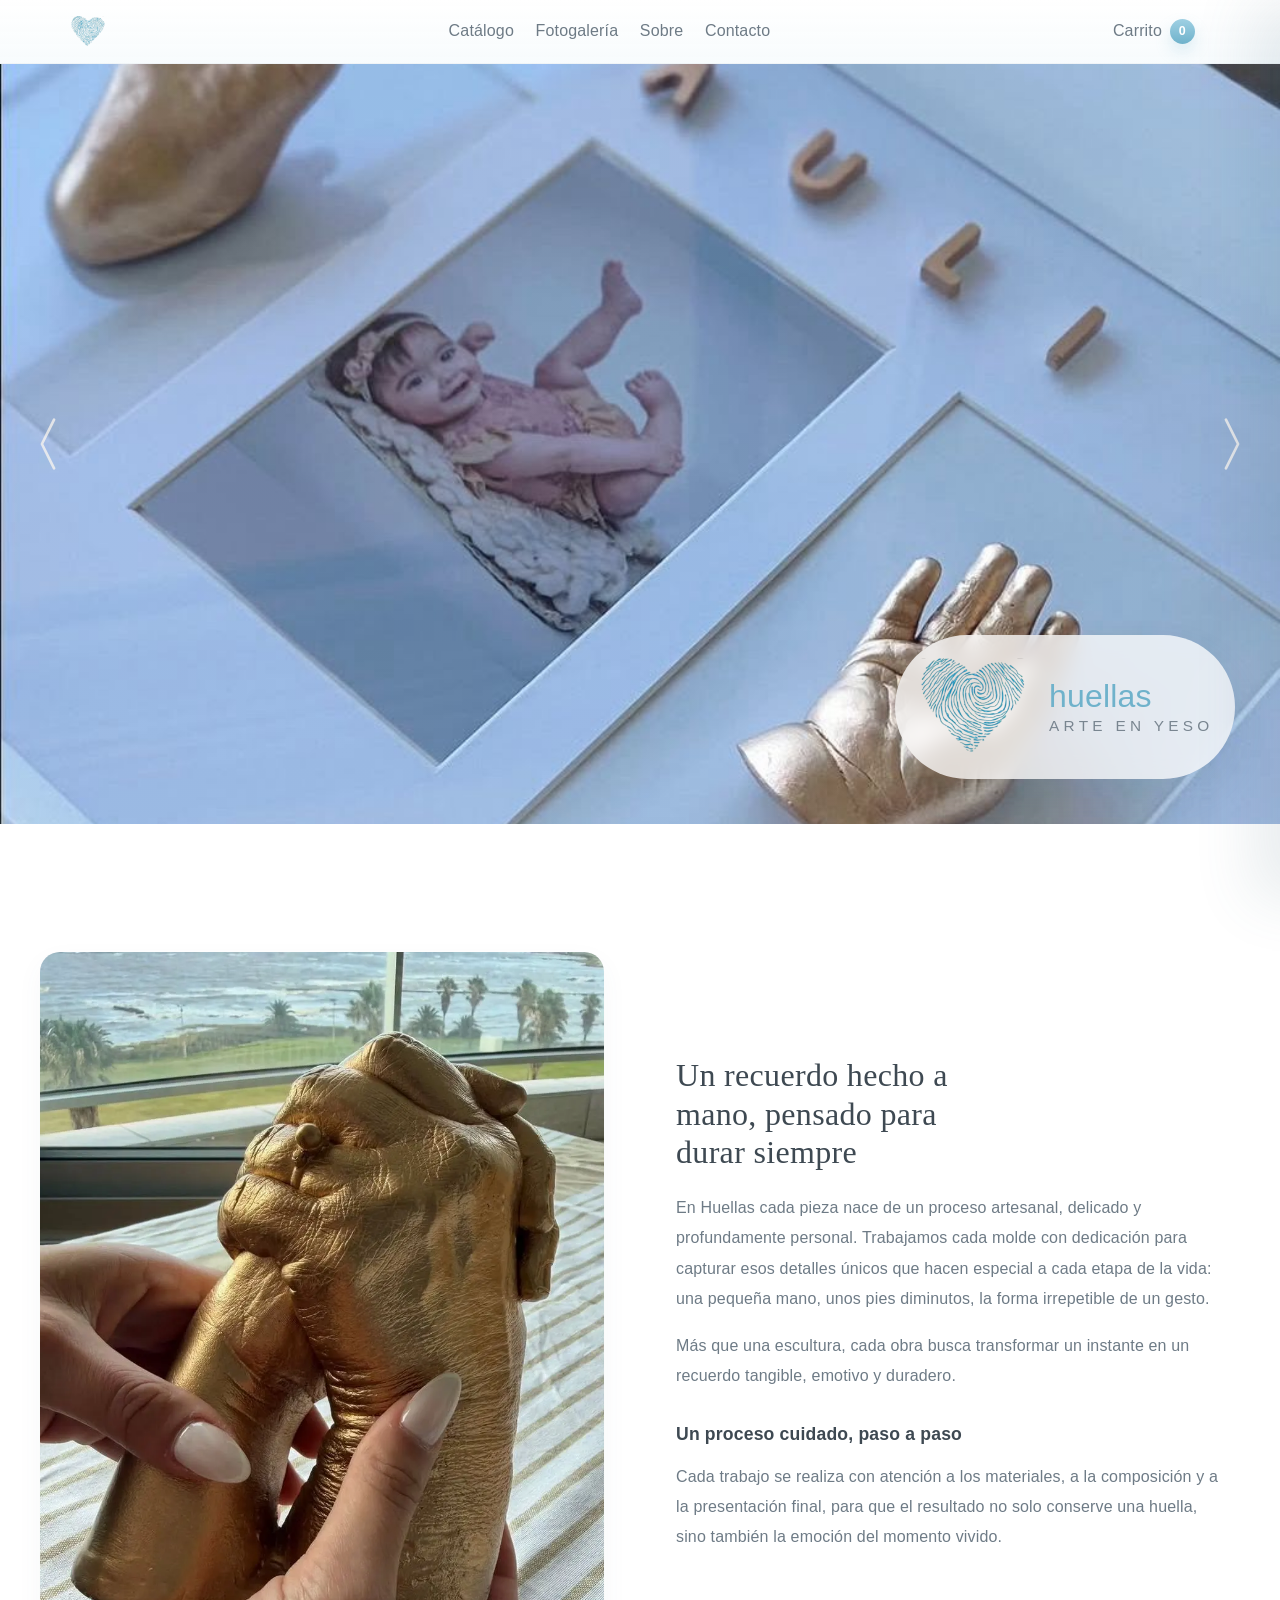
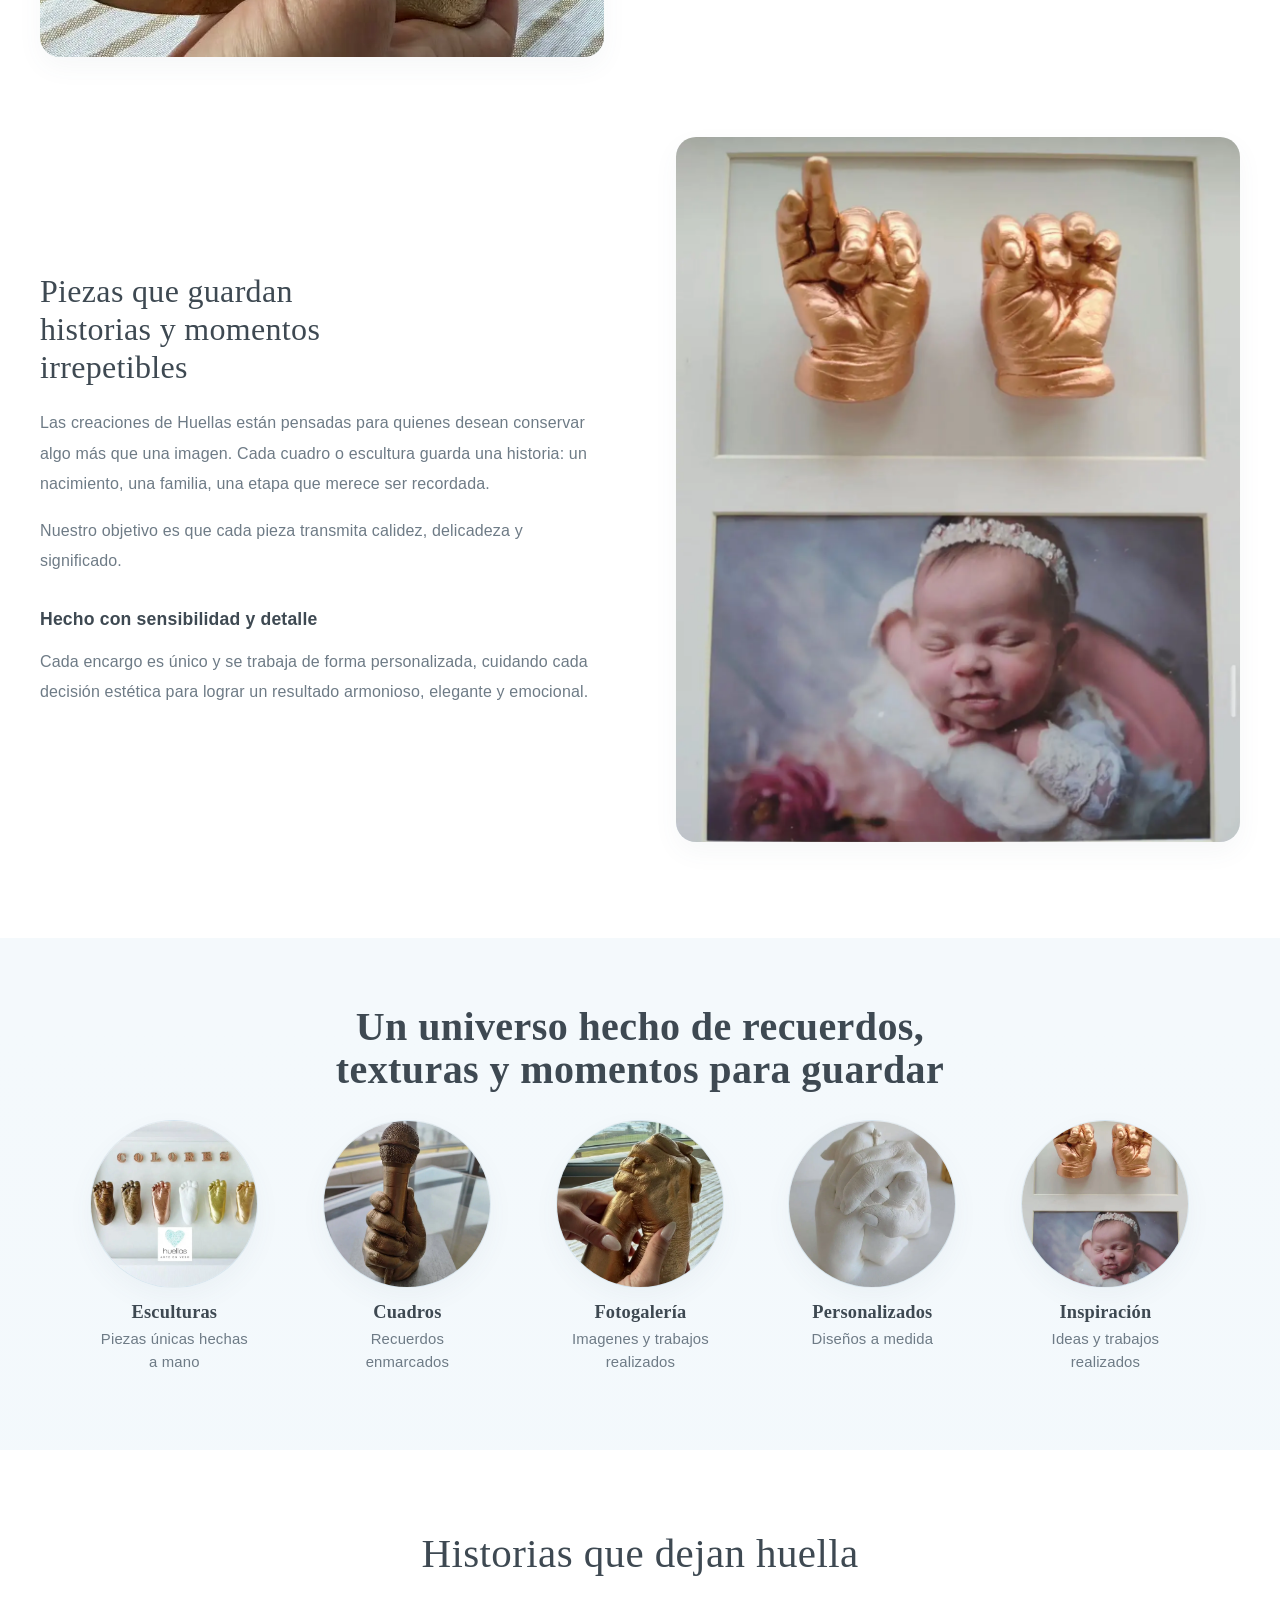
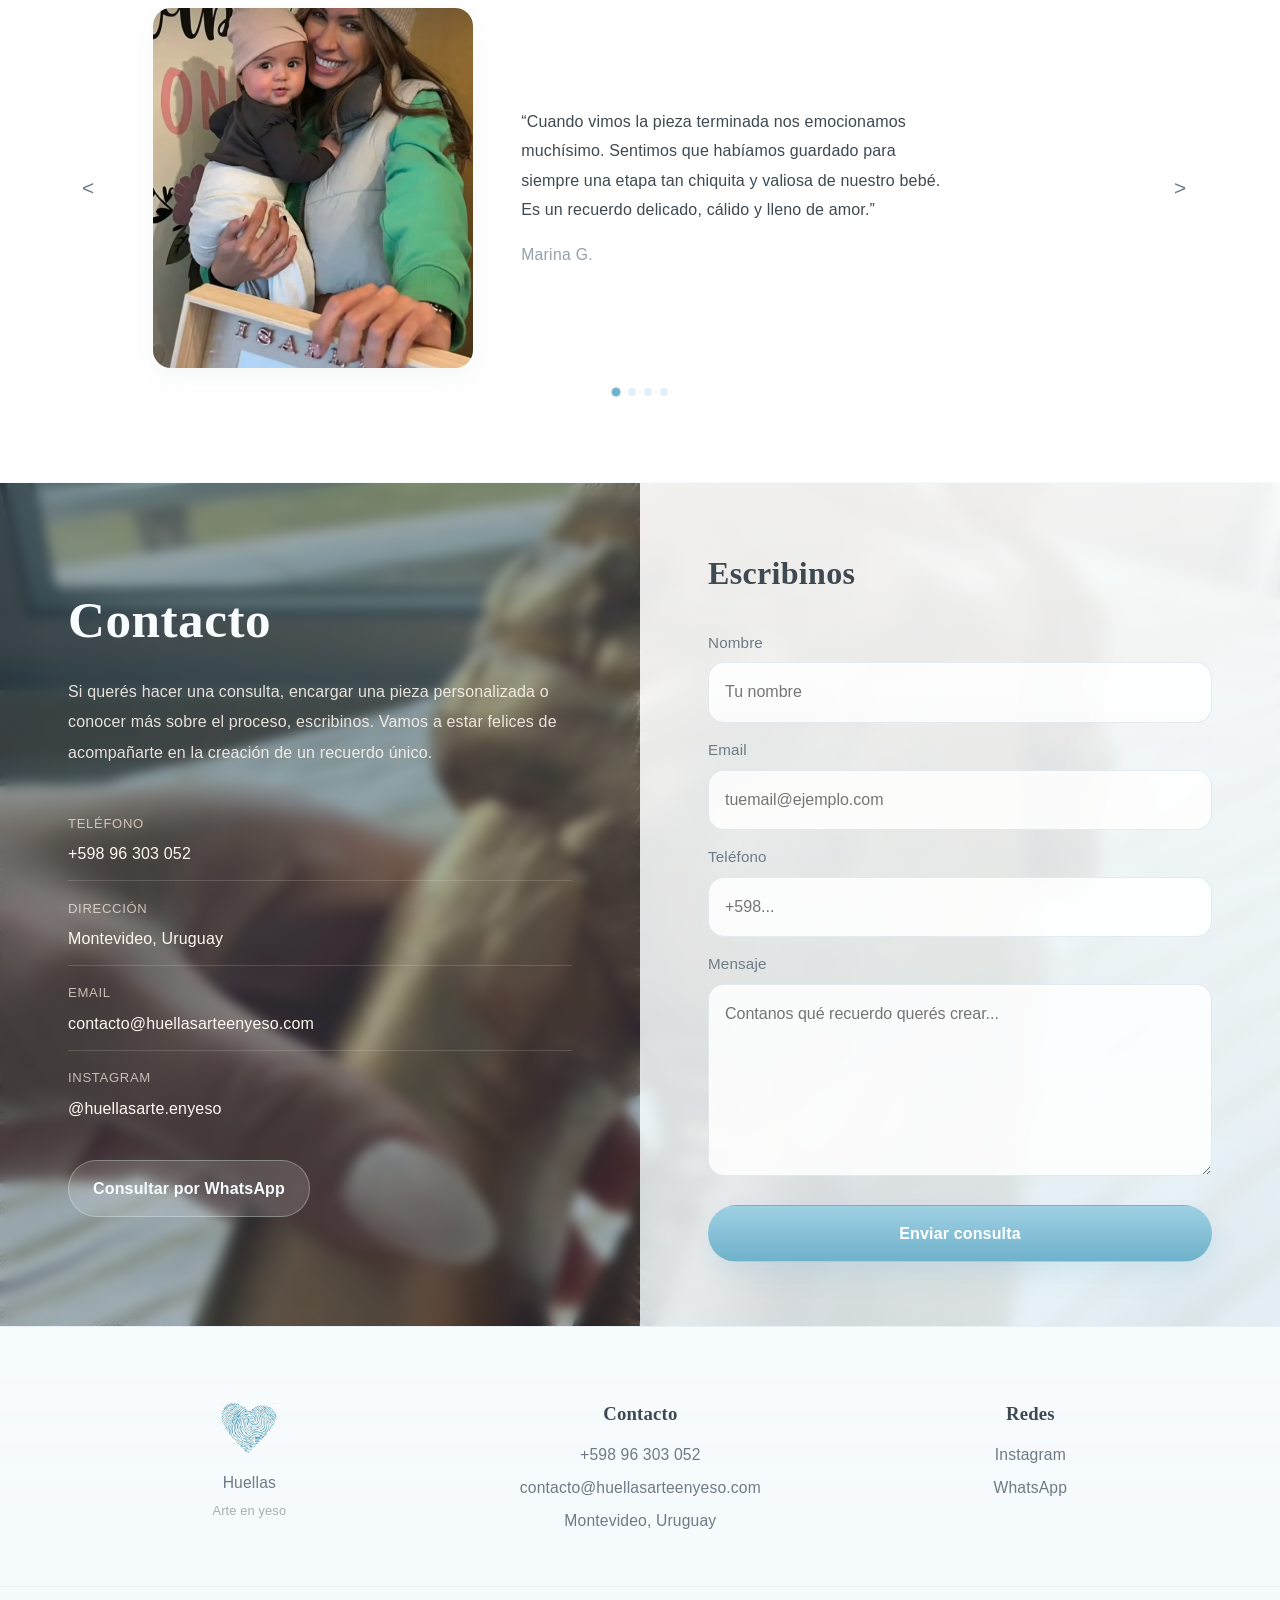
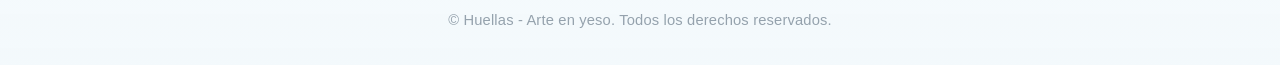
<file: index.html>
<!DOCTYPE html>
<html lang="es">
  <head>
    <meta charset="UTF-8" />
    <meta name="viewport" content="width=device-width, initial-scale=1.0" />
    <title>Huellas | Inicio</title>
    <link rel="stylesheet" href="css/styles.css" />
    <script defer src="data/products.js"></script>
    <script defer src="js/cart.js"></script>
    <script defer src="js/main.js"></script>
    <script defer src="js/cart-drawer.js"></script>
    <script defer src="js/home-carousel.js"></script>
    <script defer src="js/reviews-carousel.js"></script>
    <script defer src="js/home-reveal.js"></script>
    <script defer src="js/home-loader.js"></script>
  </head>
  <body>
    <div class="site-loader" data-site-loader aria-hidden="true">
      <div class="site-loader__inner">
        <img src="assets/logo.webp" alt="Huellas" class="site-loader__logo" />
        <div class="site-loader__text">
          <span class="site-loader__title">huellas</span>
          <span class="site-loader__subtitle">ARTE EN YESO</span>
        </div>
      </div>
    </div>
    <div class="site-shell">
      <header class="site-header">
        <div class="container header-inner">
          <a href="index.html" class="brand navbar-brand site-logo" aria-label="Huellas inicio">
            <img src="assets/logo.webp" alt="Huellas" class="site-logo-image" loading="lazy" />
          </a>
            <button
            class="nav-toggle"
            type="button"
            data-nav-toggle
            aria-expanded="false"
            aria-label="Abrir navegación"
          >
            <span></span>
            <span></span>
            <span></span>
          </button>
          <nav class="site-nav" data-nav>
            <a href="catalogo.html">Catálogo</a>
            <a href="personalizados.html">Fotogalería</a>
            <a href="sobre.html">Sobre</a>
            <a href="contacto.html">Contacto</a>
          </nav>
          <a class="cart-link header-cart" href="carrito.html">Carrito</a>
        </div>
      </header>

      <main>
        <section class="hero">
          <div class="hero-carousel" data-hero-carousel>
            <div class="hero-slides" aria-hidden="true">
              <figure class="hero-slide hero-slide-focus-right is-active">
                <img src="assets/WhatsApp Image 2026-04-12 at 9.27.21 PM (1).jpeg" alt="Recuerdo artesanal en yeso" />
              </figure>
              <figure class="hero-slide hero-slide-focus-center">
                <img src="assets/WhatsApp Image 2026-04-12 at 9.27.21 PM (3).webp" alt="Pieza emocional hecha a mano" />
              </figure>
              <figure class="hero-slide hero-slide-focus-left">
                <img src="assets/heroo.webp" alt="Colección de esculturas delicadas" />
              </figure>
            </div>

            <div class="hero-overlay"></div>

            <button class="hero-arrow hero-arrow-left" type="button" data-hero-prev aria-label="Imagen anterior">
              <svg width="28" height="56" viewBox="0 0 28 56" fill="none" xmlns="http://www.w3.org/2000/svg" aria-hidden="true">
                <path d="M19 8L9 28L19 48" stroke="currentColor" stroke-width="2.2" stroke-linecap="round" stroke-linejoin="round"/>
              </svg>
            </button>
            <button class="hero-arrow hero-arrow-right" type="button" data-hero-next aria-label="Imagen siguiente">
              <svg width="28" height="56" viewBox="0 0 28 56" fill="none" xmlns="http://www.w3.org/2000/svg" aria-hidden="true">
                <path d="M9 8L19 28L9 48" stroke="currentColor" stroke-width="2.2" stroke-linecap="round" stroke-linejoin="round"/>
              </svg>
            </button>

            <div class="hero-brand">
              <img src="assets/logo.webp" alt="Huellas logo" class="hero-logo" />
              <div class="hero-brand-text">
                <span class="hero-title">huellas</span>
                <span class="hero-subtitle">ARTE EN YESO</span>
              </div>
            </div>
          </div>
        </section>

        <section class="home-story-section reveal-on-scroll">
          <div class="container">
           

            <div class="story-block reveal-on-scroll">
              <div class="story-media">
                <img src="assets/manos.webp" alt="Pieza artesanal en yeso con acabado suave" loading="lazy" />
              </div>
              <div class="story-copy">
                <h2>Un recuerdo hecho a mano, pensado para durar siempre</h2>
                <p>
                  En Huellas cada pieza nace de un proceso artesanal, delicado y profundamente personal. Trabajamos cada molde con dedicación para capturar esos detalles únicos que hacen especial a cada etapa de la vida: una pequeña mano, unos pies diminutos, la forma irrepetible de un gesto.
                </p>
                <p>
                  Más que una escultura, cada obra busca transformar un instante en un recuerdo tangible, emotivo y duradero.
                </p>
                <h3>Un proceso cuidado, paso a paso</h3>
                <p>
                  Cada trabajo se realiza con atención a los materiales, a la composición y a la presentación final, para que el resultado no solo conserve una huella, sino también la emoción del momento vivido.
                </p>
              </div>
            </div>

            <div class="story-block story-block-reverse reveal-on-scroll">
              <div class="story-copy">
                <h2>Piezas que guardan historias y momentos irrepetibles</h2>
                <p>
                  Las creaciones de Huellas están pensadas para quienes desean conservar algo más que una imagen. Cada cuadro o escultura guarda una historia: un nacimiento, una familia, una etapa que merece ser recordada.
                </p>
                <p>
                  Nuestro objetivo es que cada pieza transmita calidez, delicadeza y significado.
                </p>
                <h3>Hecho con sensibilidad y detalle</h3>
                <p>
                  Cada encargo es único y se trabaja de forma personalizada, cuidando cada decisión estética para lograr un resultado armonioso, elegante y emocional.
                </p>
                
               
              </div>
              <div class="story-media">
                <img src="assets/WhatsApp Image 2026-04-12 at 9.27.22 PM.webp" alt="Recuerdo artístico en yeso inspirado en huellas y memorias familiares" loading="lazy" />
              </div>
            </div>
          </div>
        </section>

        <section class="home-categories-section reveal-on-scroll">
          <div class="container">
            <div class="categories-intro reveal-on-scroll">
              <h2>Un universo hecho de recuerdos, texturas y momentos para guardar</h2>
            </div>

            <div class="categories-grid">
              <a class="category-item reveal-on-scroll" href="catalogo.html">
                <div class="category-image-wrap">
                  <img src="assets/WhatsApp Image 2026-04-12 at 9.27.21 PM (3).webp" alt="Esculturas hechas a mano" loading="lazy" />
                </div>
                <h3>Esculturas</h3>
                <p>Piezas únicas hechas a mano</p>
              </a>

              <a class="category-item reveal-on-scroll" href="catalogo.html">
                <div class="category-image-wrap">
                  <img src="assets/WhatsApp Image 2026-04-12 at 9.27.22 PM (1).webp" alt="Cuadros y recuerdos enmarcados" loading="lazy" />
                </div>
                <h3>Cuadros</h3>
                <p>Recuerdos enmarcados</p>
              </a>

              <a class="category-item reveal-on-scroll" href="personalizados.html">
                <div class="category-image-wrap">
                  <img src="assets/manos.webp" alt="Proceso artesanal de cada pieza" loading="lazy" />
                </div>
                <h3>Fotogalería</h3>
                <p>Imagenes y trabajos realizados</p>
              </a>

              <a class="category-item reveal-on-scroll" href="personalizados.html">
                <div class="category-image-wrap">
                  <img src="assets/WhatsApp Image 2026-04-12 at 9.27.22 PM (2).webp" alt="Diseños personalizados a medida" loading="lazy" />
                </div>
                <h3>Personalizados</h3>
                <p>Diseños a medida</p>
              </a>

              <a class="category-item reveal-on-scroll" href="sobre.html">
                <div class="category-image-wrap">
                  <img src="assets/WhatsApp Image 2026-04-12 at 9.27.22 PM.webp" alt="Inspiración y trabajos realizados" loading="lazy" />
                </div>
                <h3>Inspiración</h3>
                <p>Ideas y trabajos realizados</p>
              </a>
            </div>
          </div>
        </section>

        <section class="home-reviews-section reveal-on-scroll" data-reviews-carousel>
          <div class="container">
            <div class="reviews-intro reveal-on-scroll">
              <h2>Historias que dejan huella</h2>
            </div>

            <div class="reviews-carousel-shell reveal-on-scroll">
              <button class="reviews-arrow reviews-arrow-left" type="button" data-reviews-prev aria-label="Testimonio anterior">
                &lt;
              </button>

              <div class="reviews-track">
                <article class="review-card is-active">
                  <div class="review-media">
                    <img src="assets/gente.webp" alt="Recuerdo artesanal para una familia" loading="lazy" />
                  </div>
                  <div class="review-copy">
                    <p class="review-text">
                      “Cuando vimos la pieza terminada nos emocionamos muchísimo. Sentimos que habíamos guardado para siempre una etapa tan chiquita y valiosa de nuestro bebé. Es un recuerdo delicado, cálido y lleno de amor.”
                    </p>
                    <p class="review-author">Marina G.</p>
                  </div>
                </article>

                <article class="review-card">
                  <div class="review-media">
                    <img src="assets/gente2.webp" alt="Pieza en yeso inspirada en recuerdos familiares" loading="lazy" />
                  </div>
                  <div class="review-copy">
                    <p class="review-text">
                      “Lo elegimos para regalar a unos abuelos y fue realmente especial. La terminación es hermosa y se nota el cuidado con el que está hecho. No es solo un regalo: es un recuerdo con muchísimo valor emocional.”
                    </p>
                    <p class="review-author">Lucía y Andrés</p>
                  </div>
                </article>

                <article class="review-card">
                  <div class="review-media">
                    <img src="assets/gente.webp" alt="Obra artesanal suave y elegante" loading="lazy" />
                  </div>
                  <div class="review-copy">
                    <p class="review-text">
                      “Desde el primer contacto sentimos mucha calidez. Todo el proceso fue amoroso y cercano, y el resultado superó nuestras expectativas. Tener esa huellita en casa nos conmueve cada vez que la vemos.”
                    </p>
                    <p class="review-author">Sofía R.</p>
                  </div>
                </article>

                <article class="review-card">
                  <div class="review-media">
                    <img src="assets/gente2.webp" alt="Recuerdo personalizado de una infancia" loading="lazy" />
                  </div>
                  <div class="review-copy">
                    <p class="review-text">
                      “Buscábamos algo simple pero significativo, y encontramos mucho más que eso. La pieza transmite ternura, memoria y cuidado. Es de esas cosas que sabés que van a acompañar a la familia toda la vida.”
                    </p>
                    <p class="review-author">Camila P.</p>
                  </div>
                </article>
              </div>

              <button class="reviews-arrow reviews-arrow-right" type="button" data-reviews-next aria-label="Siguiente testimonio">
                &gt;
              </button>
            </div>

            <div class="reviews-dots" data-reviews-dots>
              <button class="reviews-dot is-active" type="button" aria-label="Ir al testimonio 1"></button>
              <button class="reviews-dot" type="button" aria-label="Ir al testimonio 2"></button>
              <button class="reviews-dot" type="button" aria-label="Ir al testimonio 3"></button>
              <button class="reviews-dot" type="button" aria-label="Ir al testimonio 4"></button>
            </div>

            
          </div>
        </section>

        <section class="home-contact-section reveal-on-scroll">
          <div class="contact-grid">
            <div class="contact-info-column contact-panel contact-panel-info reveal-on-scroll">
              <h2>Contacto</h2>
              <p class="contact-intro">
                Si querés hacer una consulta, encargar una pieza personalizada o conocer más sobre el proceso, escribinos. Vamos a estar felices de acompañarte en la creación de un recuerdo único.
              </p>

             

              <div class="contact-details">
                <div class="contact-detail-item">
                  <span>Teléfono</span>
                  <p>+598 96 303 052</p>
                </div>
                <div class="contact-detail-item">
                  <span>Dirección</span>
                  <p>Montevideo, Uruguay</p>
                </div>
                <div class="contact-detail-item">
                  <span>Email</span>
                  <p>contacto@huellasarteenyeso.com</p>
                </div>
                <div class="contact-detail-item">
                  <span>Instagram</span>
                  <p>@huellasarte.enyeso</p>
                </div>
              </div>

              <div class="contact-actions">
                <a class="button button-secondary" href="https://wa.me/59896303052?text=Hola%20quiero%20consultar%20por%20una%20pieza%20de%20Huellas" target="_blank" rel="noopener noreferrer" aria-label="Contactar por WhatsApp">Consultar por WhatsApp</a>
              </div>
            </div>

            <div class="contact-form-column contact-panel contact-panel-form reveal-on-scroll">
              <form class="contact-form-card" action="#" method="post">
                <h3>Escribinos</h3>

                <label class="contact-field">
                  <span>Nombre</span>
                  <input type="text" name="nombre" placeholder="Tu nombre" />
                </label>

                <label class="contact-field">
                  <span>Email</span>
                  <input type="email" name="email" placeholder="tuemail@ejemplo.com" />
                </label>

                <label class="contact-field">
                  <span>Teléfono</span>
                  <input type="tel" name="telefono" placeholder="+598..." />
                </label>

                <label class="contact-field">
                  <span>Mensaje</span>
                  <textarea name="mensaje" rows="6" placeholder="Contanos qué recuerdo querés crear..."></textarea>
                </label>

                <button class="button button-primary" type="submit">Enviar consulta</button>
              </form>
            </div>
          </div>
        </section>

     
      </main>

      <footer class="site-footer reveal-on-scroll">
        <div class="container footer-content">
          <div class="footer-brand reveal-on-scroll">
            <img src="assets/logo.webp" alt="Huellas" class="footer-logo" loading="lazy" />
            <p class="footer-title">Huellas</p>
            <span class="footer-subtitle">Arte en yeso</span>
          </div>

          <div class="footer-contact reveal-on-scroll">
            <h3>Contacto</h3>
            <p>+598 96 303 052</p>
            <p>contacto@huellasarteenyeso.com</p>
            <p>Montevideo, Uruguay</p>
          </div>

          <div class="footer-social reveal-on-scroll">
            <h3>Redes</h3>
            <a href="https://www.instagram.com/huellas.arte.en.yeso" target="_blank" rel="noopener noreferrer" aria-label="Abrir Instagram de Huellas">Instagram</a>
            <a href="https://wa.me/59896303052?text=Hola%20quiero%20consultar%20por%20una%20pieza%20de%20Huellas" target="_blank" rel="noopener noreferrer" aria-label="Contactar por WhatsApp">WhatsApp</a>
          </div>
        </div>

        <div class="footer-bottom">
          <p>© Huellas - Arte en yeso. Todos los derechos reservados.</p>
        </div>
      </footer>
    </div>
  </body>
</html>
</file>
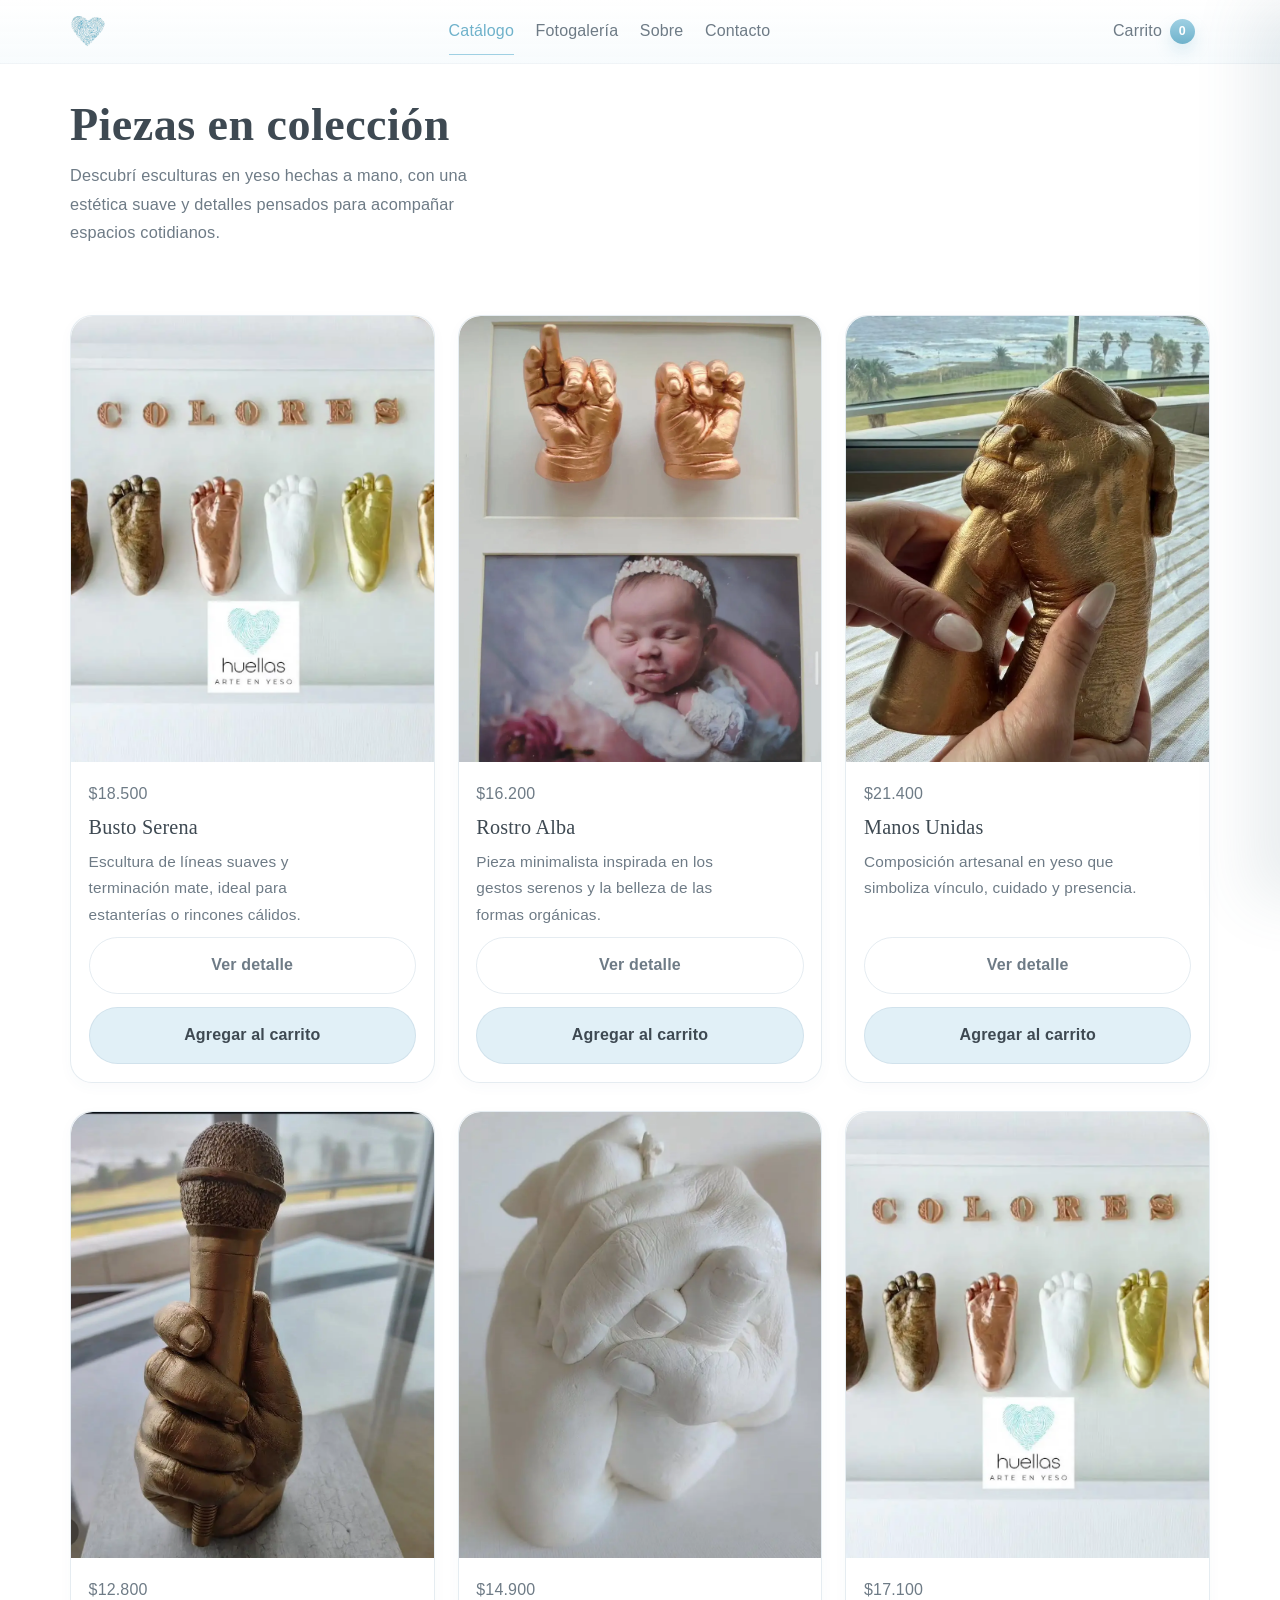
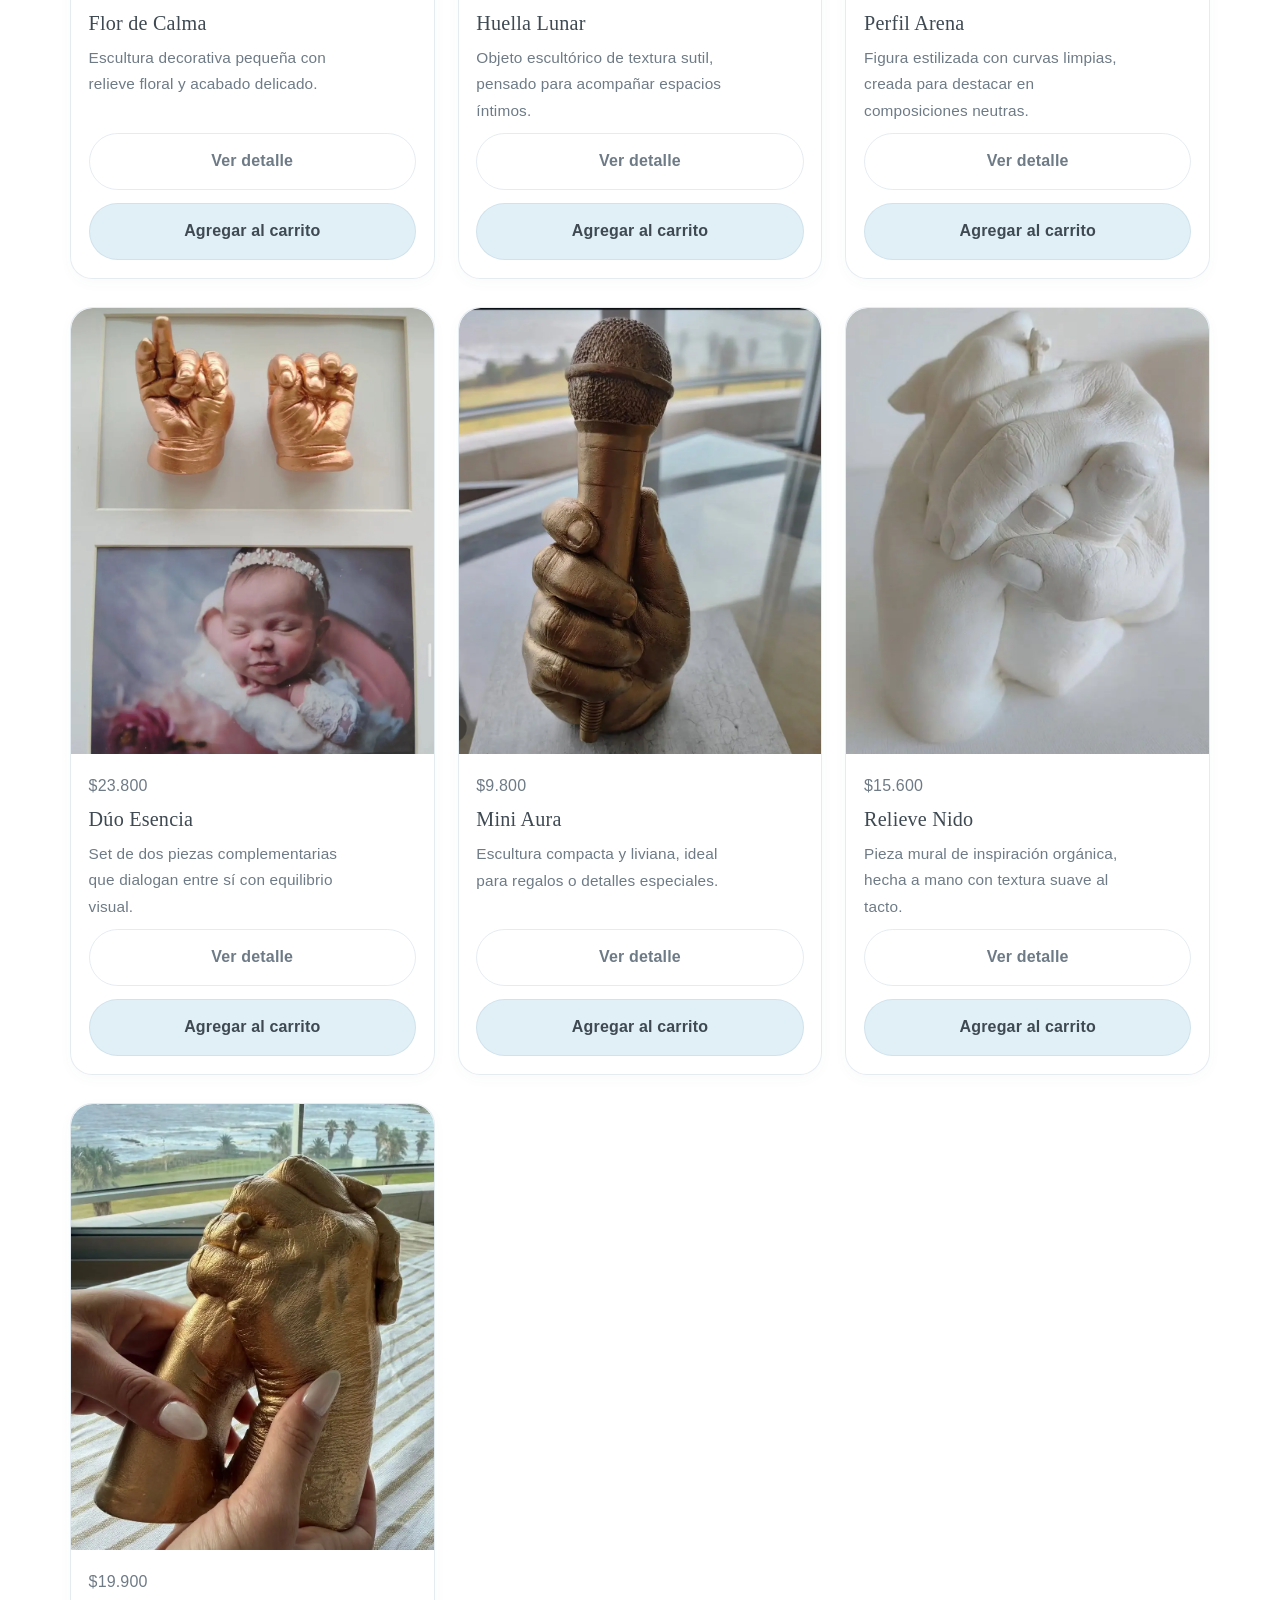
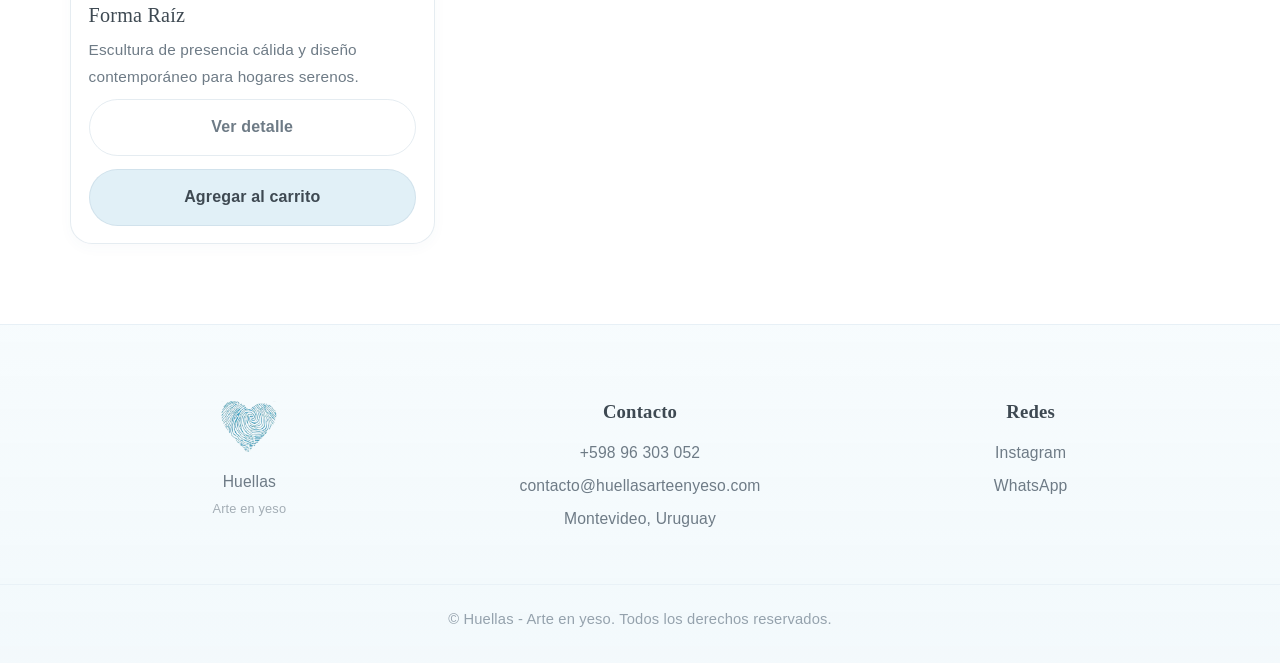
<file: catalogo.html>
<!DOCTYPE html>
<html lang="es">
  <head>
    <meta charset="UTF-8" />
    <meta name="viewport" content="width=device-width, initial-scale=1.0" />
    <title>Huellas | Catálogo</title>
    <link rel="stylesheet" href="css/styles.css" />
    <script defer src="data/products.js"></script>
    <script defer src="js/cart.js"></script>
    <script defer src="js/main.js"></script>
    <script defer src="js/cart-drawer.js"></script>
    <script defer src="js/catalogo.js"></script>
  </head>
  <body>
    <div class="site-shell">
      <header class="site-header">
        <div class="container header-inner">
          <a href="index.html" class="brand navbar-brand site-logo" aria-label="Huellas inicio">
            <img src="assets/logo.webp" alt="Huellas" class="site-logo-image" loading="lazy" />
          </a>
          <button class="nav-toggle" type="button" data-nav-toggle aria-expanded="false" aria-label="Abrir navegación">
            <span></span>
            <span></span>
            <span></span>
          </button>
          <nav class="site-nav" data-nav>
            <a class="active" href="catalogo.html">Catálogo</a>
            <a href="personalizados.html">Fotogalería</a>
            <a href="sobre.html">Sobre</a>
            <a href="contacto.html">Contacto</a>
          </nav>
          <a class="cart-link header-cart" href="carrito.html">Carrito</a>
        </div>
      </header>

      <main>
        <section class="page-hero catalogo-hero">
          <div class="container">
            <div class="page-hero-card catalogo-hero-card">
              <h1>Piezas en colección</h1>
              <p>
                Descubrí esculturas en yeso hechas a mano, con una estética
                suave y detalles pensados para acompañar espacios cotidianos.
              </p>
            </div>
          </div>
        </section>

        <section class="content-section catalogo-content">
          <div class="container">
            <p class="catalog-feedback" data-cart-feedback aria-live="polite"></p>
            <div class="products-grid" data-product-grid aria-live="polite"></div>
          </div>
        </section>
      </main>

      <footer class="site-footer">
        <div class="container footer-content">
          <div class="footer-brand">
            <img src="assets/logo.webp" alt="Huellas" class="footer-logo" loading="lazy" />
            <p class="footer-title">Huellas</p>
            <span class="footer-subtitle">Arte en yeso</span>
          </div>

          <div class="footer-contact">
            <h3>Contacto</h3>
            <p>+598 96 303 052</p>
            <p>contacto@huellasarteenyeso.com</p>
            <p>Montevideo, Uruguay</p>
          </div>

          <div class="footer-social">
            <h3>Redes</h3>
            <a href="https://www.instagram.com/huellas.arte.en.yeso" target="_blank" rel="noopener noreferrer" aria-label="Abrir Instagram de Huellas">Instagram</a>
            <a href="https://wa.me/59896303052?text=Hola%20quiero%20consultar%20por%20una%20pieza%20de%20Huellas" target="_blank" rel="noopener noreferrer" aria-label="Contactar por WhatsApp">WhatsApp</a>
          </div>
        </div>

        <div class="footer-bottom">
          <p>© Huellas - Arte en yeso. Todos los derechos reservados.</p>
        </div>
      </footer>
    </div>
  </body>
</html>
</file>
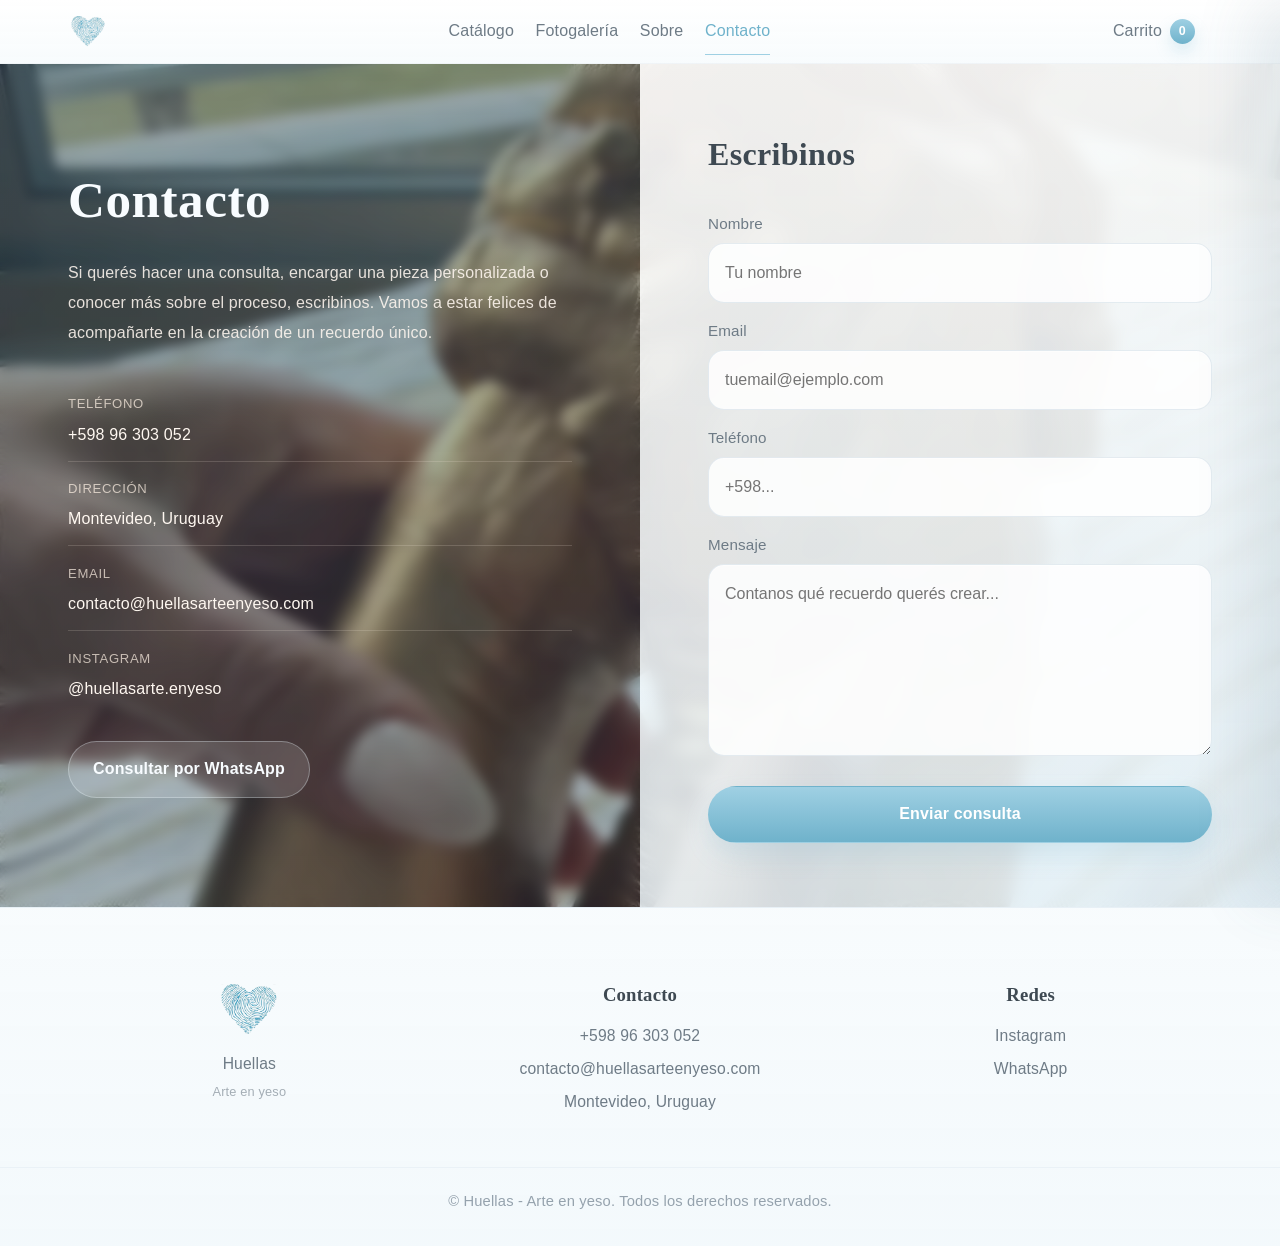
<file: contacto.html>
<!DOCTYPE html>
<html lang="es">
  <head>
    <meta charset="UTF-8" />
    <meta name="viewport" content="width=device-width, initial-scale=1.0" />
    <title>Huellas | Contacto</title>
    <link rel="stylesheet" href="css/styles.css" />
    <script defer src="data/products.js"></script>
    <script defer src="js/cart.js"></script>
    <script defer src="js/main.js"></script>
    <script defer src="js/cart-drawer.js"></script>
  </head>
  <body class="contact-page">
    <div class="site-shell">
      <header class="site-header">
        <div class="container header-inner">
          <a href="index.html" class="brand navbar-brand site-logo" aria-label="Huellas inicio">
            <img src="assets/logo.webp" alt="Huellas" class="site-logo-image" loading="lazy" />
          </a>
          <button class="nav-toggle" type="button" data-nav-toggle aria-expanded="false" aria-label="Abrir navegación">
            <span></span>
            <span></span>
            <span></span>
          </button>
          <nav class="site-nav" data-nav>
            <a href="catalogo.html">Catálogo</a>
            <a href="personalizados.html">Fotogalería</a>
            <a href="sobre.html">Sobre</a>
            <a class="active" href="contacto.html">Contacto</a>
          </nav>
          <a class="cart-link header-cart" href="carrito.html">Carrito</a>
        </div>
      </header>

      <main>
        <section class="home-contact-section contact-page-section">
          <div class="contact-grid">
            <div class="contact-info-column contact-panel contact-panel-info">
              <h2>Contacto</h2>
              <p class="contact-intro">
                Si querés hacer una consulta, encargar una pieza personalizada o
                conocer más sobre el proceso, escribinos. Vamos a estar felices
                de acompañarte en la creación de un recuerdo único.
              </p>

             

              <div class="contact-details">
                <div class="contact-detail-item">
                  <span>Teléfono</span>
                  <p>+598 96 303 052</p>
                </div>
                <div class="contact-detail-item">
                  <span>Dirección</span>
                  <p>Montevideo, Uruguay</p>
                </div>
                <div class="contact-detail-item">
                  <span>Email</span>
                  <p>contacto@huellasarteenyeso.com</p>
                </div>
                <div class="contact-detail-item">
                  <span>Instagram</span>
                  <p>@huellasarte.enyeso</p>
                </div>
              </div>

              <div class="contact-actions">
                <a class="button button-secondary" href="https://wa.me/59896303052?text=Hola%20quiero%20consultar%20por%20una%20pieza%20de%20Huellas" target="_blank" rel="noopener noreferrer" aria-label="Contactar por WhatsApp">Consultar por WhatsApp</a>
              </div>
            </div>

            <div class="contact-form-column contact-panel contact-panel-form">
              <form class="contact-form-card" action="#" method="post">
                <h3>Escribinos</h3>

                <label class="contact-field">
                  <span>Nombre</span>
                  <input type="text" name="nombre" placeholder="Tu nombre" />
                </label>

                <label class="contact-field">
                  <span>Email</span>
                  <input type="email" name="email" placeholder="tuemail@ejemplo.com" />
                </label>

                <label class="contact-field">
                  <span>Teléfono</span>
                  <input type="tel" name="telefono" placeholder="+598..." />
                </label>

                <label class="contact-field">
                  <span>Mensaje</span>
                  <textarea name="mensaje" rows="6" placeholder="Contanos qué recuerdo querés crear..."></textarea>
                </label>

                <button class="button button-primary" type="submit">Enviar consulta</button>
              </form>
            </div>
          </div>
        </section>
      </main>

      <footer class="site-footer">
        <div class="container footer-content">
          <div class="footer-brand">
            <img src="assets/logo.webp" alt="Huellas" class="footer-logo" loading="lazy" />
            <p class="footer-title">Huellas</p>
            <span class="footer-subtitle">Arte en yeso</span>
          </div>

          <div class="footer-contact">
            <h3>Contacto</h3>
            <p>+598 96 303 052</p>
            <p>contacto@huellasarteenyeso.com</p>
            <p>Montevideo, Uruguay</p>
          </div>

          <div class="footer-social">
            <h3>Redes</h3>
            <a href="https://www.instagram.com/huellas.arte.en.yeso" target="_blank" rel="noopener noreferrer" aria-label="Abrir Instagram de Huellas">Instagram</a>
            <a href="https://wa.me/59896303052?text=Hola%20quiero%20consultar%20por%20una%20pieza%20de%20Huellas" target="_blank" rel="noopener noreferrer" aria-label="Contactar por WhatsApp">WhatsApp</a>
          </div>
        </div>

        <div class="footer-bottom">
          <p>© Huellas - Arte en yeso. Todos los derechos reservados.</p>
        </div>
      </footer>
    </div>
  </body>
</html>
</file>
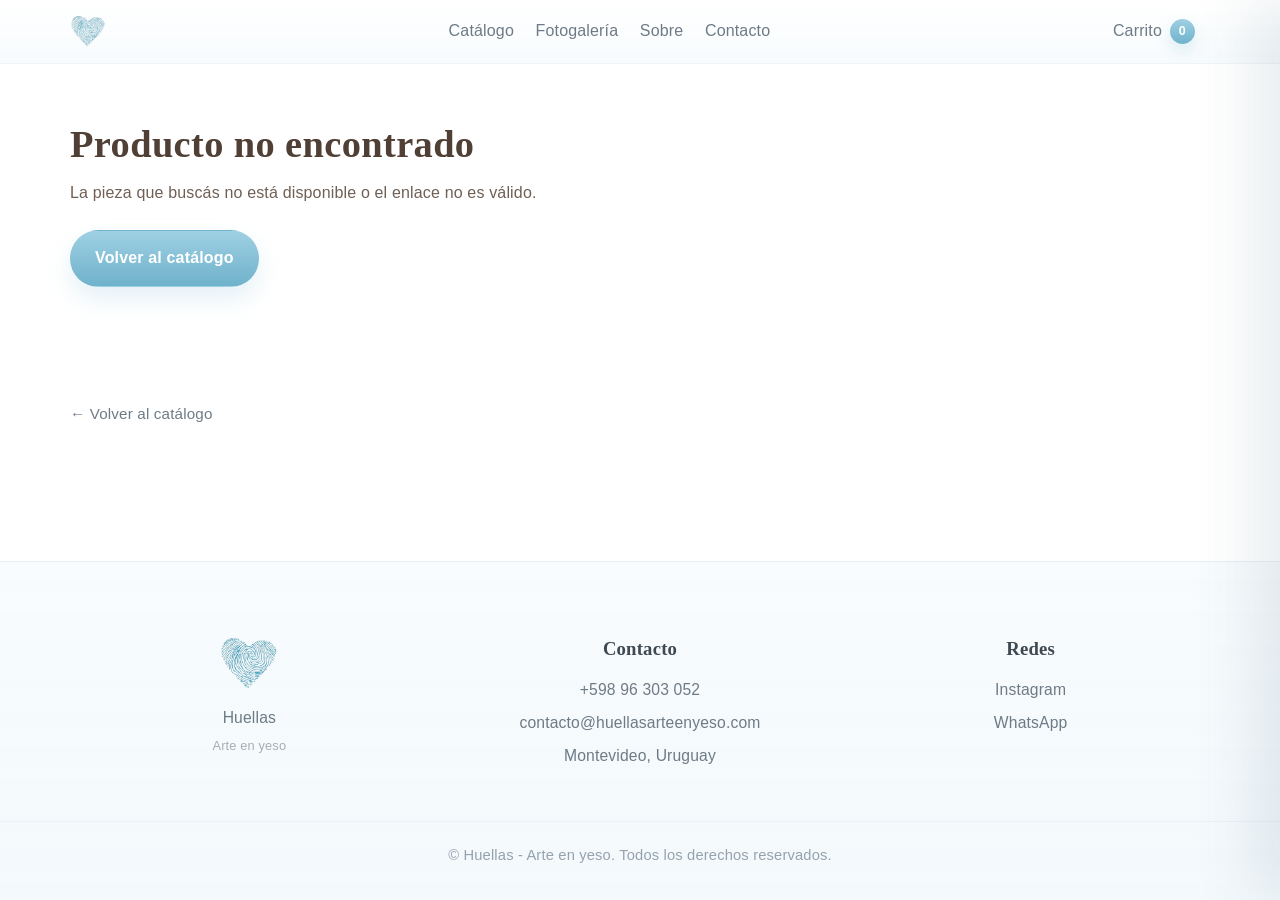
<file: producto.html>
<!DOCTYPE html>
<html lang="es">
  <head>
    <meta charset="UTF-8" />
    <meta name="viewport" content="width=device-width, initial-scale=1.0" />
    <title>Huellas | Producto</title>
    <link rel="stylesheet" href="css/styles.css" />
    <script defer src="data/products.js"></script>
    <script defer src="js/cart.js"></script>
    <script defer src="js/main.js"></script>
    <script defer src="js/cart-drawer.js"></script>
    <script defer src="js/producto.js"></script>
  </head>
  <body class="product-page">
    <div class="site-shell">
      <header class="site-header">
        <div class="container header-inner">
          <a href="index.html" class="brand navbar-brand site-logo" aria-label="Huellas inicio">
            <img src="assets/logo.webp" alt="Huellas" class="site-logo-image" loading="lazy" />
          </a>
          <button class="nav-toggle" type="button" data-nav-toggle aria-expanded="false" aria-label="Abrir navegación">
            <span></span>
            <span></span>
            <span></span>
          </button>
          <nav class="site-nav" data-nav>
            <a href="catalogo.html">Catálogo</a>
            <a href="personalizados.html">Fotogalería</a>
            <a href="sobre.html">Sobre</a>
            <a href="contacto.html">Contacto</a>
          </nav>
          <a class="cart-link header-cart" href="carrito.html">Carrito</a>
        </div>
      </header>

      <main>
      

        <section class="content-section product-detail-section">
          <div class="container">
            <div data-product-detail></div>
            <p class="catalog-feedback" data-product-feedback aria-live="polite"></p>
            <a href="catalogo.html" class="back-to-catalog-bottom">← Volver al catálogo</a>
          </div>
        </section>
      </main>

      <footer class="site-footer">
        <div class="container footer-content">
          <div class="footer-brand">
            <img src="assets/logo.webp" alt="Huellas" class="footer-logo" loading="lazy" />
            <p class="footer-title">Huellas</p>
            <span class="footer-subtitle">Arte en yeso</span>
          </div>

          <div class="footer-contact">
            <h3>Contacto</h3>
            <p>+598 96 303 052</p>
            <p>contacto@huellasarteenyeso.com</p>
            <p>Montevideo, Uruguay</p>
          </div>

          <div class="footer-social">
            <h3>Redes</h3>
            <a href="https://www.instagram.com/huellas.arte.en.yeso" target="_blank" rel="noopener noreferrer" aria-label="Abrir Instagram de Huellas">Instagram</a>
            <a href="https://wa.me/59896303052?text=Hola%20quiero%20consultar%20por%20una%20pieza%20de%20Huellas" target="_blank" rel="noopener noreferrer" aria-label="Contactar por WhatsApp">WhatsApp</a>
          </div>
        </div>

        <div class="footer-bottom">
          <p>© Huellas - Arte en yeso. Todos los derechos reservados.</p>
        </div>
      </footer>
    </div>
  </body>
</html>
</file>
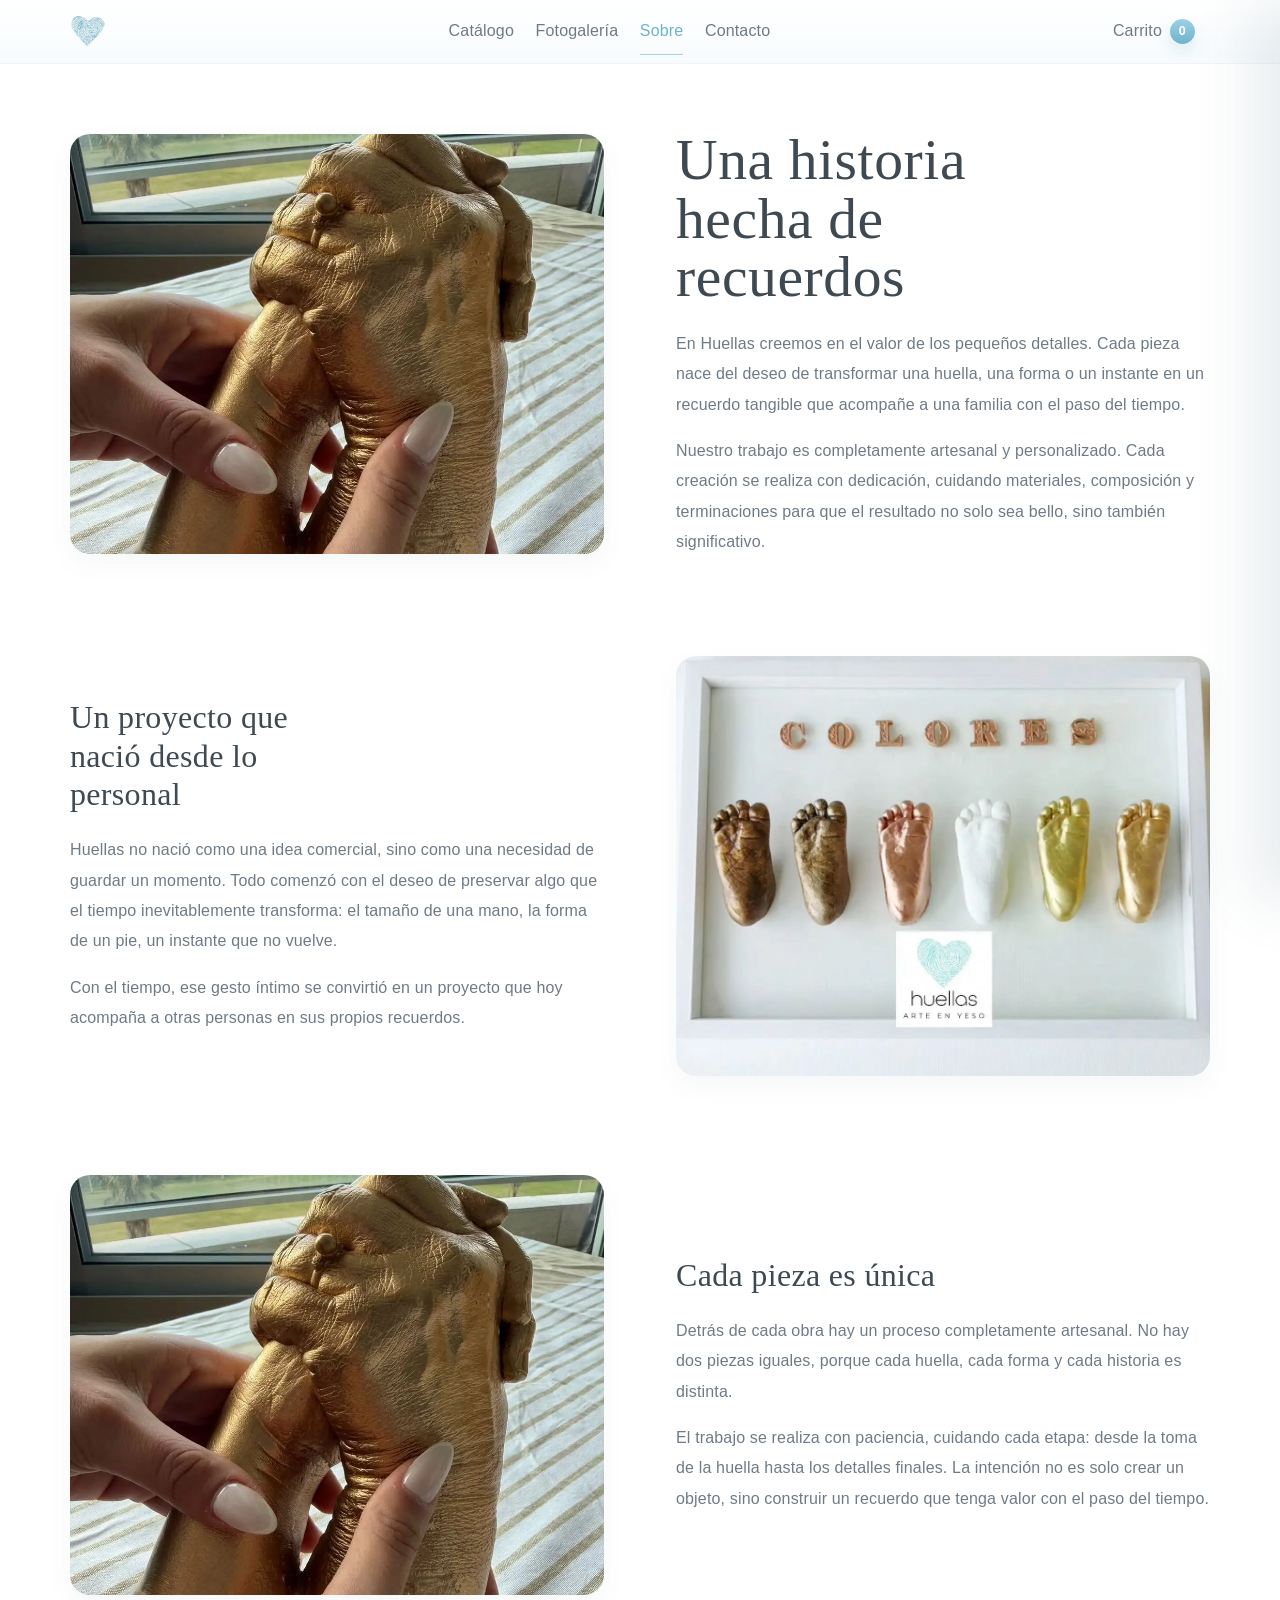
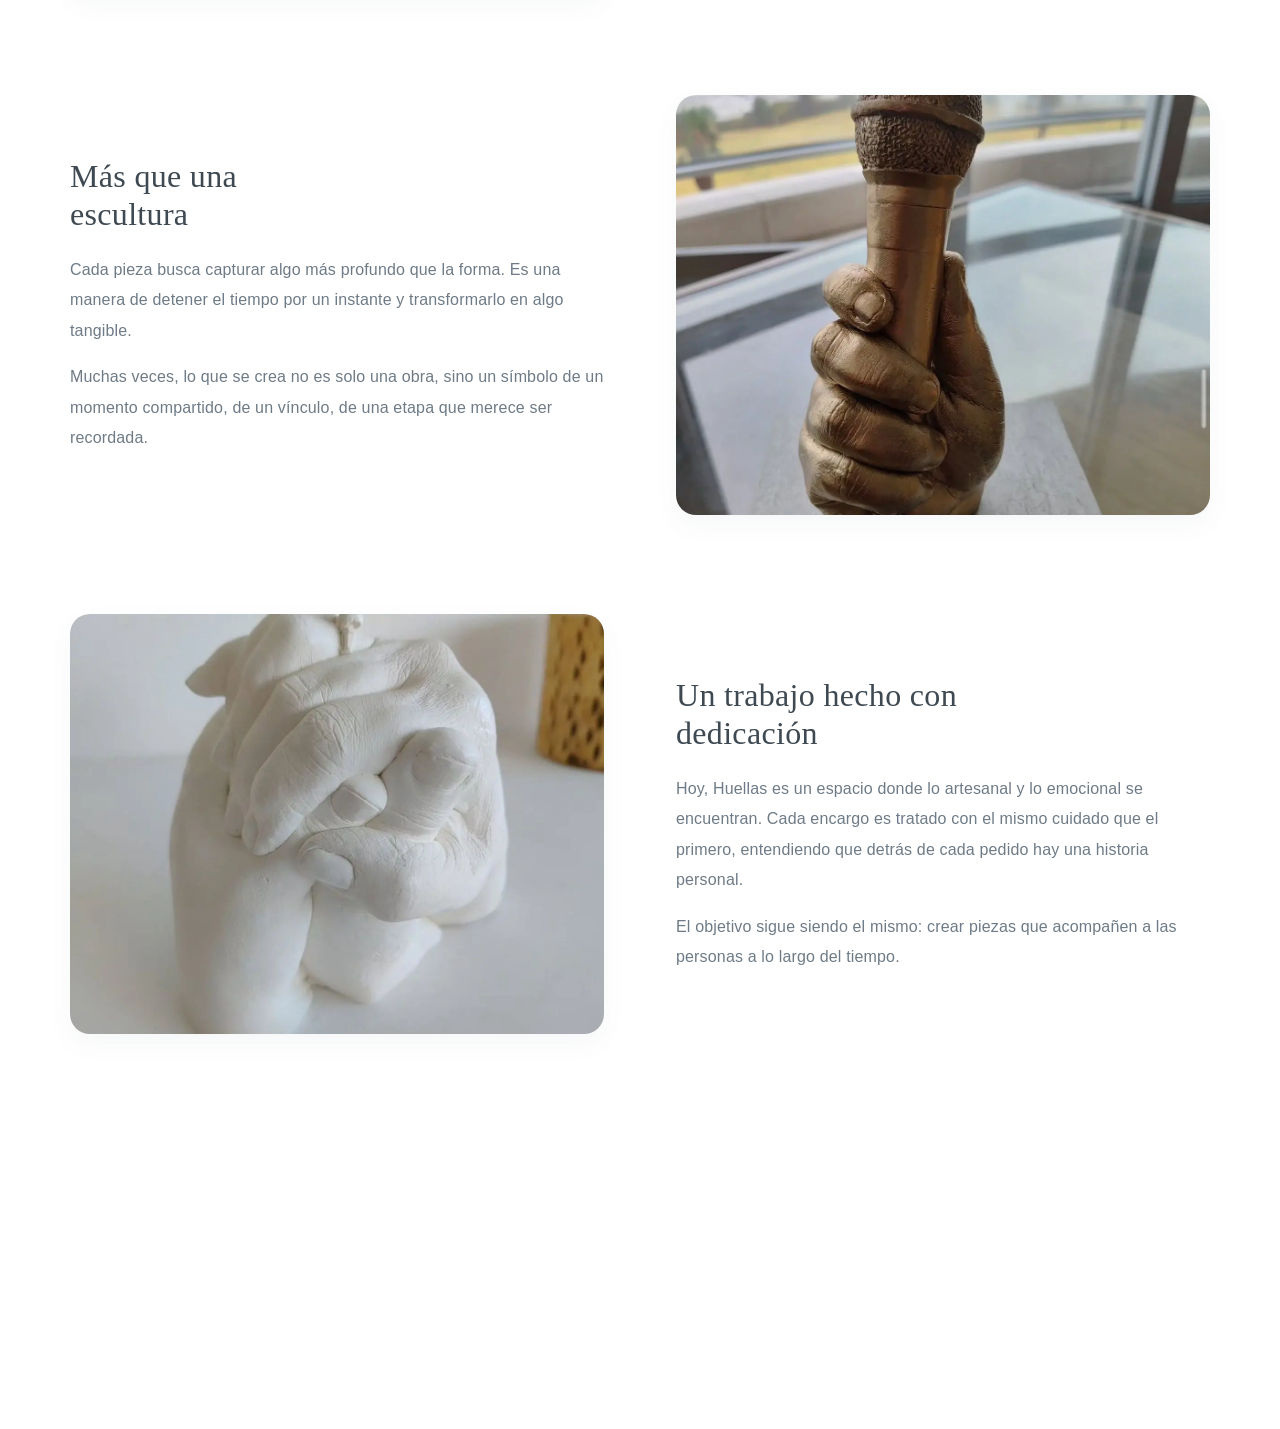
<file: sobre.html>
<!DOCTYPE html>
<html lang="es">
  <head>
    <meta charset="UTF-8" />
    <meta name="viewport" content="width=device-width, initial-scale=1.0" />
    <title>Huellas | Sobre</title>
    <link rel="stylesheet" href="css/styles.css" />
    <script defer src="data/products.js"></script>
    <script defer src="js/cart.js"></script>
    <script defer src="js/main.js"></script>
    <script defer src="js/cart-drawer.js"></script>
    <script defer src="js/home-reveal.js"></script>
  </head>
  <body class="about-page">
    <div class="site-shell">
      <header class="site-header">
        <div class="container header-inner">
          <a href="index.html" class="brand navbar-brand site-logo" aria-label="Huellas inicio">
            <img src="assets/logo.webp" alt="Huellas" class="site-logo-image" loading="lazy" />
          </a>
          <button class="nav-toggle" type="button" data-nav-toggle aria-expanded="false" aria-label="Abrir navegación">
            <span></span>
            <span></span>
            <span></span>
          </button>
          <nav class="site-nav" data-nav>
            <a href="catalogo.html">Catálogo</a>
            <a href="personalizados.html">Fotogalería</a>
            <a class="active" href="sobre.html">Sobre</a>
            <a href="contacto.html">Contacto</a>
          </nav>
          <a class="cart-link header-cart" href="carrito.html">Carrito</a>
        </div>
      </header>

      <main>
        <section class="about-intro-section reveal-on-scroll">
          <div class="container">
            <div class="story-block about-intro-block reveal-on-scroll">
              <div class="story-media about-intro-media">
                <img src="assets/manos.webp" alt="Proceso artesanal de Huellas" loading="lazy" />
              </div>
              <div class="story-copy about-intro-copy">
                <h1>Una historia hecha de recuerdos</h1>
                <p>
                  En Huellas creemos en el valor de los pequeños detalles. Cada
                  pieza nace del deseo de transformar una huella, una forma o un
                  instante en un recuerdo tangible que acompañe a una familia
                  con el paso del tiempo.
                </p>
                <p>
                  Nuestro trabajo es completamente artesanal y personalizado.
                  Cada creación se realiza con dedicación, cuidando materiales,
                  composición y terminaciones para que el resultado no solo sea
                  bello, sino también significativo.
                </p>
              </div>
            </div>
          </div>
        </section>

       

        <section class="about-intro-section reveal-on-scroll">
          <div class="container">
            <div class="story-block story-block-reverse reveal-on-scroll">
              <div class="story-copy about-intro-copy">
                <h2>Un proyecto que nació desde lo personal</h2>
                <p>
                  Huellas no nació como una idea comercial, sino como una
                  necesidad de guardar un momento. Todo comenzó con el deseo de
                  preservar algo que el tiempo inevitablemente transforma: el
                  tamaño de una mano, la forma de un pie, un instante que no
                  vuelve.
                </p>
                <p>
                  Con el tiempo, ese gesto íntimo se convirtió en un proyecto
                  que hoy acompaña a otras personas en sus propios recuerdos.
                </p>
              </div>
              <div class="story-media about-intro-media">
                <img src="assets/WhatsApp Image 2026-04-12 at 9.27.21 PM (3).webp" alt="Detalle de una pieza artesanal de Huellas" loading="lazy" />
              </div>
            </div>
          </div>
        </section>

        <section class="about-intro-section reveal-on-scroll">
          <div class="container">
            <div class="story-block reveal-on-scroll">
              <div class="story-media about-intro-media">
                <img src="assets/manos.webp" alt="Proceso artesanal de toma de huellas" loading="lazy" />
              </div>
              <div class="story-copy about-intro-copy">
                <h2>Cada pieza es única</h2>
                <p>
                  Detrás de cada obra hay un proceso completamente artesanal. No
                  hay dos piezas iguales, porque cada huella, cada forma y cada
                  historia es distinta.
                </p>
                <p>
                  El trabajo se realiza con paciencia, cuidando cada etapa:
                  desde la toma de la huella hasta los detalles finales. La
                  intención no es solo crear un objeto, sino construir un
                  recuerdo que tenga valor con el paso del tiempo.
                </p>
              </div>
            </div>
          </div>
        </section>

        <section class="about-intro-section reveal-on-scroll">
          <div class="container">
            <div class="story-block story-block-reverse reveal-on-scroll">
              <div class="story-copy about-intro-copy">
                <h2>Más que una escultura</h2>
                <p>
                  Cada pieza busca capturar algo más profundo que la forma. Es
                  una manera de detener el tiempo por un instante y transformarlo
                  en algo tangible.
                </p>
                <p>
                  Muchas veces, lo que se crea no es solo una obra, sino un
                  símbolo de un momento compartido, de un vínculo, de una etapa
                  que merece ser recordada.
                </p>
              </div>
              <div class="story-media about-intro-media">
                <img src="assets/WhatsApp Image 2026-04-12 at 9.27.22 PM (1).webp" alt="Pieza terminada presentada con delicadeza" loading="lazy" />
              </div>
            </div>
          </div>
        </section>

        <section class="about-intro-section reveal-on-scroll">
          <div class="container">
            <div class="story-block reveal-on-scroll">
              <div class="story-media about-intro-media">
                <img src="assets/WhatsApp Image 2026-04-12 at 9.27.22 PM (2).webp" alt="Trabajo actual del proyecto Huellas" loading="lazy" />
              </div>
              <div class="story-copy about-intro-copy">
                <h2>Un trabajo hecho con dedicación</h2>
                <p>
                  Hoy, Huellas es un espacio donde lo artesanal y lo emocional
                  se encuentran. Cada encargo es tratado con el mismo cuidado
                  que el primero, entendiendo que detrás de cada pedido hay una
                  historia personal.
                </p>
                <p>
                  El objetivo sigue siendo el mismo: crear piezas que acompañen
                  a las personas a lo largo del tiempo.
                </p>
              </div>
            </div>
          </div>
        </section>
      </main>

      <footer class="site-footer reveal-on-scroll">
        <div class="container footer-content">
          <div class="footer-brand reveal-on-scroll">
            <img src="assets/logo.webp" alt="Huellas" class="footer-logo" loading="lazy" />
            <p class="footer-title">Huellas</p>
            <span class="footer-subtitle">Arte en yeso</span>
          </div>

          <div class="footer-contact reveal-on-scroll">
            <h3>Contacto</h3>
            <p>+598 96 303 052</p>
            <p>contacto@huellasarteenyeso.com</p>
            <p>Montevideo, Uruguay</p>
          </div>

          <div class="footer-social reveal-on-scroll">
            <h3>Redes</h3>
            <a href="https://www.instagram.com/huellas.arte.en.yeso" target="_blank" rel="noopener noreferrer" aria-label="Abrir Instagram de Huellas">Instagram</a>
            <a href="https://wa.me/59896303052?text=Hola%20quiero%20consultar%20por%20una%20pieza%20de%20Huellas" target="_blank" rel="noopener noreferrer" aria-label="Contactar por WhatsApp">WhatsApp</a>
          </div>
        </div>

        <div class="footer-bottom">
          <p>© Huellas - Arte en yeso. Todos los derechos reservados.</p>
        </div>
      </footer>
    </div>
  </body>
</html>
</file>
<file: css/styles.css>
:root {
  --bg: #f7fbfd;
  --bg-soft: #fcfeff;
  --surface: #ffffff;
  --surface-strong: #ffffff;
  --surface-alt: #f3f9fc;
  --surface-muted: #eaf5fb;
  --text: #3e4952;
  --muted: #6e7b86;
  --muted-soft: #95a2ad;
  --accent: #cfe7f2;
  --accent-strong: #9fd0e3;
  --accent-deep: #6fb2cb;
  --accent-soft: #eaf5fb;
  --border: rgba(170, 193, 208, 0.3);
  --border-strong: rgba(139, 171, 192, 0.4);
  --shadow: 0 20px 50px rgba(74, 103, 124, 0.08);
  --shadow-soft: 0 10px 26px rgba(74, 103, 124, 0.05);
  --radius-xl: 36px;
  --radius-lg: 30px;
  --radius-md: 22px;
  --radius-sm: 15px;
  --max-width: 1140px;
}

* {
  box-sizing: border-box;
}

html {
  scroll-behavior: smooth;
}

body {
  margin: 0;
  font-family: "Avenir Next", "Segoe UI", "Helvetica Neue", Arial, sans-serif;
  background:
    radial-gradient(circle at top left, rgba(255, 255, 255, 0.92) 0%, rgba(255, 255, 255, 0) 30%),
    linear-gradient(180deg, var(--bg-soft) 0%, var(--bg) 54%, #f3f9fc 100%);
  color: var(--text);
  line-height: 1.65;
  letter-spacing: 0.01em;
}

h1,
h2,
h3,
.brand {
  font-family: Georgia, "Times New Roman", serif;
  letter-spacing: 0.01em;
  font-weight: 600;
}

p {
  line-height: 1.8;
}

img {
  max-width: 100%;
  display: block;
}

a {
  color: inherit;
  text-decoration: none;
}

button {
  font: inherit;
}

button,
a {
  -webkit-tap-highlight-color: transparent;
}

.site-loader {
  position: fixed;
  inset: 0;
  z-index: 200;
  display: grid;
  place-items: center;
  background: linear-gradient(180deg, var(--bg-soft) 0%, #ffffff 100%);
  opacity: 1;
  visibility: visible;
  transition: opacity 0.72s ease, visibility 0.72s ease;
}

.site-loader.is-hidden {
  opacity: 0;
  visibility: hidden;
  pointer-events: none;
}

.site-loader__inner {
  display: flex;
  flex-direction: column;
  align-items: center;
  text-align: center;
  gap: 1.15rem;
  animation: loader-fade-in 0.85s ease both;
}

.site-loader__logo {
  width: 132px;
  height: 132px;
  object-fit: contain;
  animation: loader-pulse 2.2s ease-in-out infinite;
}

.site-loader__text {
  display: flex;
  flex-direction: column;
  gap: 0.18rem;
  line-height: 1;
}

.site-loader__title {
  font-family: Georgia, "Times New Roman", serif;
  font-size: 2.3rem;
  font-weight: 500;
  color: var(--text);
}

.site-loader__subtitle {
  font-size: 0.92rem;
  letter-spacing: 0.28em;
  color: var(--muted);
}

@keyframes loader-fade-in {
  from {
    opacity: 0;
    transform: translateY(10px);
  }

  to {
    opacity: 1;
    transform: translateY(0);
  }
}

@keyframes loader-pulse {
  0%,
  100% {
    transform: scale(1);
    opacity: 1;
  }

  50% {
    transform: scale(1.03);
    opacity: 0.94;
  }
}

@media (max-width: 760px) {
  .site-loader__logo {
    width: 104px;
    height: 104px;
  }

  .site-loader__title {
    font-size: 1.9rem;
  }

  .site-loader__subtitle {
    font-size: 0.78rem;
  }
}

@media (prefers-reduced-motion: reduce) {
  .site-loader,
  .site-loader__inner,
  .site-loader__logo {
    animation: none;
    transition: none;
  }
}

.reveal-on-scroll {
  opacity: 0;
  transform: translateY(24px);
  transition:
    opacity 780ms ease,
    transform 780ms cubic-bezier(0.22, 1, 0.36, 1);
  transition-delay: var(--reveal-delay, 0ms);
  will-change: opacity, transform;
}

.reveal-on-scroll.is-visible {
  opacity: 1;
  transform: translateY(0);
}

@media (prefers-reduced-motion: reduce) {
  .reveal-on-scroll {
    opacity: 1;
    transform: none;
    transition: none;
  }
}

.site-shell {
  min-height: 100vh;
  display: flex;
  flex-direction: column;
}

.container {
  width: min(var(--max-width), calc(100% - 2rem));
  margin: 0 auto;
}

.site-header {
  position: sticky;
  top: 0;
  z-index: 100;
  background: linear-gradient(180deg, rgba(255, 255, 255, 0.94) 0%, rgba(247, 251, 253, 0.92) 100%);
  backdrop-filter: blur(18px);
  border-bottom: 1px solid rgba(170, 193, 208, 0.18);
}

.header-inner {
  display: grid;
  grid-template-columns: auto 1fr auto auto;
  align-items: center;
  gap: 0.95rem;
  padding: 0.78rem 0;
}

.brand {
  display: inline-flex;
  align-items: center;
  gap: 0.7rem;
  font-size: 1.7rem;
  color: var(--text);
  letter-spacing: 0.03em;
  text-transform: none;
  line-height: 1;
}

.navbar-brand {
  display: flex;
  align-items: center;
  gap: 0;
  justify-self: start;
}

.site-logo-image {
  width: 36px;
  height: 36px;
  object-fit: contain;
  display: block;
  flex: 0 0 auto;
}

.nav-toggle {
  display: none;
  align-items: center;
  justify-content: center;
  width: 44px;
  height: 44px;
  border: 1px solid var(--border-strong);
  background: rgba(255, 255, 255, 0.96);
  color: var(--text);
  padding: 0;
  border-radius: 999px;
  box-shadow: var(--shadow-soft);
  cursor: pointer;
  transition: background-color 0.24s ease, border-color 0.24s ease, box-shadow 0.24s ease;
}

.nav-toggle span {
  position: absolute;
  width: 16px;
  height: 1.5px;
  border-radius: 999px;
  background: currentColor;
  transition: transform 0.28s ease, opacity 0.22s ease, background-color 0.22s ease;
}

.nav-toggle span:nth-child(1) {
  transform: translateY(-5px);
}

.nav-toggle span:nth-child(2) {
  transform: translateY(0);
}

.nav-toggle span:nth-child(3) {
  transform: translateY(5px);
}

.nav-toggle.is-open span:nth-child(1) {
  transform: translateY(0) rotate(45deg);
}

.nav-toggle.is-open span:nth-child(2) {
  opacity: 0;
}

.nav-toggle.is-open span:nth-child(3) {
  transform: translateY(0) rotate(-45deg);
}

.site-nav {
  display: flex;
  align-items: center;
  justify-content: center;
  gap: 1.35rem;
  flex-wrap: wrap;
  justify-self: center;
}

.site-nav a {
  padding: 0.35rem 0;
  border-radius: 0;
  color: var(--muted);
  position: relative;
  transition: color 0.25s ease;
}

.site-nav a::after {
  content: "";
  position: absolute;
  left: 0;
  bottom: -0.32rem;
  width: 100%;
  height: 1px;
  background: var(--accent-strong);
  transform: scaleX(0);
  transform-origin: center;
  transition: transform 0.25s ease;
}

.site-nav a:hover,
.site-nav a.active {
  color: var(--accent-deep);
}

.site-nav a:hover::after,
.site-nav a.active::after {
  transform: scaleX(1);
}

.cart-link {
  display: inline-flex;
  align-items: center;
  gap: 0.5rem;
}

.header-cart {
  justify-self: end;
  color: var(--muted);
  padding: 0.35rem 0;
  position: relative;
  transition: color 0.25s ease;
}

.header-cart:hover,
.header-cart.active {
  color: var(--accent-deep);
}

.cart-count {
  min-width: 1.55rem;
  height: 1.55rem;
  display: inline-flex;
  align-items: center;
  justify-content: center;
  padding: 0 0.35rem;
  border-radius: 999px;
  background: linear-gradient(180deg, var(--accent-strong) 0%, var(--accent-deep) 100%);
  color: #ffffff;
  font-size: 0.78rem;
  font-weight: 700;
  box-shadow: 0 8px 16px rgba(111, 178, 203, 0.22);
}

main {
  flex: 1;
}

.hero {
  height: 90vh;
  min-height: 560px;
  max-height: 760px;
  padding: 0;
  position: relative;
  width: 100%;
  overflow: hidden;
  background: #f4ece3;
}

.eyebrow {
  display: inline-block;
  margin-bottom: 1.15rem;
  padding: 0.5rem 0.9rem;
  border-radius: 999px;
  background: rgba(255, 252, 248, 0.82);
  border: 1px solid rgba(196, 167, 145, 0.28);
  color: var(--accent-strong);
  font-size: 0.82rem;
  font-weight: 600;
  letter-spacing: 0.06em;
  text-transform: uppercase;
}

.hero h1,
.page-hero h1 {
  margin: 0 0 1.2rem;
  font-size: clamp(3.1rem, 8vw, 5.5rem);
  line-height: 0.92;
  color: var(--text);
}

.hero p,
.page-hero p,
.section-copy p,
.placeholder-card p {
  margin: 0;
  color: var(--muted);
  line-height: 1.82;
  font-size: 1.02rem;
  max-width: 62ch;
}

.hero-actions {
  margin-top: 2.2rem;
  display: flex;
  gap: 0.9rem;
  flex-wrap: wrap;
}

.hero-carousel {
  position: relative;
  height: 100%;
  min-height: 100%;
  width: 100%;
  overflow: hidden;
  background: var(--bg);
}

.hero-slides,
.hero-slide,
.hero-slide img,
.hero-overlay,
.hero-content {
  position: absolute;
  inset: 0;
}

.hero-slide {
  opacity: 0;
  margin: 0;
  transition: opacity 0.9s ease;
}

.hero-slide.is-active {
  opacity: 1;
}

.hero-slide img {
  width: 100%;
  height: 100%;
  object-fit: cover;
  object-position: center center;
}

.hero-slide-focus-right img {
  object-position: 72% center;
}

.hero-slide-focus-center img {
  object-position: center center;
}

.hero-slide-focus-left img {
  object-position: 34% center;
}

.hero-overlay {
  background:
    linear-gradient(180deg, rgba(243, 249, 252, 0.02) 0%, rgba(243, 249, 252, 0.08) 100%);
  z-index: 1;
}

.hero-content {
  z-index: 2;
  display: flex;
  align-items: center;
  width: 100%;
  box-sizing: border-box;
  padding-top: 4.8rem;
  padding-bottom: 2.4rem;
}

.hero-copy {
  max-width: 580px;
  padding: 0;
  color: #fffaf5;
}

.hero .container {
  width: min(var(--max-width), calc(100% - 2rem));
  max-width: var(--max-width);
  margin: 0 auto;
}

.hero-copy .eyebrow {
  background: rgba(255, 248, 241, 0.18);
  border-color: rgba(255, 243, 231, 0.26);
  color: #fff6ef;
}

.hero-copy p {
  color: rgba(255, 247, 240, 0.96);
  font-size: clamp(1.08rem, 2vw, 1.28rem);
  max-width: 32ch;
}

.hero-arrow {
  position: absolute;
  top: 50%;
  transform: translateY(-50%);
  z-index: 3;
  width: 42px;
  height: 68px;
  padding: 0;
  border: 0;
  background: transparent;
  color: rgba(255, 248, 240, 0.92);
  cursor: pointer;
  transition: color 0.22s ease, opacity 0.22s ease, transform 0.22s ease;
  opacity: 0.78;
}

.hero-arrow svg {
  width: 100%;
  height: 100%;
  display: block;
}

.hero-arrow:hover {
  transform: translateY(-50%) scale(1.02);
  color: #fffdf9;
  opacity: 1;
}

.hero-arrow-left {
  left: 1.7rem;
}

.hero-arrow-right {
  right: 1.7rem;
}

.hero-brand {
  position: absolute;
  bottom: 2.8rem;
  right: 2.8rem;
  display: flex;
  align-items: center;
  gap: 1.25rem;
  z-index: 10;
  backdrop-filter: blur(10px);
  background: rgba(255, 255, 255, 0.76);
  padding: 1rem 1.35rem;
  border-radius: 999px;
  box-shadow: 0 18px 36px rgba(74, 103, 124, 0.12);
}

.hero-logo {
  width: 112px;
  height: 112px;
  display: block;
  object-fit: contain;
  flex: 0 0 auto;
}

.hero-brand-text {
  display: flex;
  flex-direction: column;
  line-height: 1;
  gap: 0.34rem;
}

.hero-title {
  font-size: 2rem;
  font-weight: 500;
  color: var(--accent-deep);
  text-shadow: none;
}

.hero-subtitle {
  font-size: 0.96rem;
  letter-spacing: 0.28em;
  opacity: 0.9;
  color: var(--muted);
  text-shadow: none;
}

.hero + .home-story-section {
  margin-top: 0;
}

.home-story-section {
  padding-top: 8rem;
  padding-bottom: 6rem;
  background: #ffffff;
}

.home-story-section .container {
  display: grid;
  gap: 5rem;
  width: min(1200px, calc(100% - 2rem));
  max-width: 1200px;
}

.story-section-header {
  display: grid;
  gap: 1rem;
}

.section-title-main {
  width: 100%;
  max-width: none;
  margin: 0 0 4rem;
  font-size: clamp(2.6rem, 5vw, 3.6rem);
  line-height: 1.1;
  font-weight: 500;
  color: var(--text);
}

.story-block {
  display: grid;
  grid-template-columns: minmax(0, 1fr) minmax(0, 1fr);
  gap: 4.5rem;
  align-items: center;
}

.story-block-reverse .story-copy {
  order: 1;
}

.story-block-reverse .story-media {
  order: 2;
}

.story-media {
  position: relative;
  overflow: hidden;
  border-radius: 20px;
  background: linear-gradient(180deg, var(--bg-soft) 0%, var(--surface-muted) 100%);
  box-shadow: var(--shadow-soft);
}

.story-media img,
.story-media iframe {
  width: 100%;
  aspect-ratio: 4 / 5;
  object-fit: cover;
  display: block;
  border: 0;
}

.story-copy {
  padding: 0;
}

.story-copy h2 {
  margin: 0 0 1.35rem;
  font-size: clamp(1.8rem, 2.5vw, 2.4rem);
  line-height: 1.2;
  max-width: 18ch;
  font-weight: 500;
  color: var(--text);
}

.story-copy p {
  margin: 0;
  max-width: 62ch;
  font-size: 1rem;
  line-height: 1.9;
  color: var(--muted);
}

.story-copy p + p {
  margin-top: 1rem;
}

.story-copy h3 {
  margin: 2rem 0 0.9rem;
  font-size: 1.1rem;
  line-height: 1.35;
  color: var(--text);
  font-family: "Avenir Next", "Segoe UI", "Helvetica Neue", Arial, sans-serif;
  font-weight: 600;
  letter-spacing: 0.01em;
}

.story-actions {
  margin-top: 2rem;
}

.story-actions .button-secondary {
  background: rgba(255, 255, 255, 0.56);
  border-color: var(--border);
  box-shadow: none;
}

.home-story-section .eyebrow {
  display: none;
}

.home-categories-section {
  padding: 4.2rem 0 4.8rem;
  background: rgba(243, 249, 252, 0.72);
}

.categories-intro {
  max-width: 700px;
  margin: 0 auto 1.8rem;
  text-align: center;
}

.categories-intro h2 {
  margin: 0;
  font-size: clamp(1.75rem, 3.4vw, 2.5rem);
  line-height: 1.08;
  color: var(--text);
}

.categories-grid {
  display: grid;
  grid-template-columns: repeat(5, minmax(0, 1fr));
  gap: 1.5rem;
  align-items: start;
}

.category-item {
  display: flex;
  flex-direction: column;
  align-items: center;
  text-align: center;
  color: inherit;
  transition: transform 0.22s ease;
}

.category-item:hover {
  transform: translateY(-2px);
}

.category-image-wrap {
  width: 168px;
  height: 168px;
  margin-bottom: 0.8rem;
  overflow: hidden;
  border-radius: 50%;
  background: linear-gradient(180deg, var(--bg-soft) 0%, var(--surface-muted) 100%);
  border: 1px solid var(--border);
  box-shadow: var(--shadow-soft);
  transition: transform 0.24s ease, box-shadow 0.24s ease;
}

.category-item:hover .category-image-wrap {
  transform: scale(1.05);
  box-shadow: var(--shadow);
}

.category-image-wrap img {
  width: 100%;
  height: 100%;
  object-fit: cover;
}

.category-item h3 {
  margin: 0 0 0.3rem;
  font-size: 1.15rem;
  line-height: 1.2;
  color: var(--text);
}

.category-item p {
  margin: 0;
  max-width: 18ch;
  color: var(--muted);
  line-height: 1.55;
  font-size: 0.93rem;
}

.home-reviews-section {
  padding: 5rem 0 5.4rem;
  background: #ffffff;
}

.home-reviews-section .eyebrow {
  display: none;
}

.reviews-intro {
  max-width: 620px;
  margin: 0 auto 1.9rem;
  text-align: center;
}

.reviews-intro h2 {
  margin: 0;
  font-size: clamp(1.9rem, 3.2vw, 2.7rem);
  line-height: 1.16;
  color: var(--text);
  font-weight: 500;
}

.reviews-carousel-shell {
  display: grid;
  grid-template-columns: 48px minmax(0, 1fr) 48px;
  gap: 2.2rem;
  align-items: center;
}

.reviews-track {
  position: relative;
  min-height: 360px;
}

.review-card {
  position: absolute;
  inset: 0;
  display: grid;
  grid-template-columns: minmax(260px, 320px) minmax(0, 1fr);
  gap: 3rem;
  align-items: center;
  padding: 0;
  border-radius: 0;
  background: transparent;
  border: 0;
  box-shadow: none;
  opacity: 0;
  pointer-events: none;
  transform: translateY(10px);
  transition: opacity 0.45s ease, transform 0.45s ease;
}

.review-card.is-active {
  opacity: 1;
  pointer-events: auto;
  transform: translateY(0);
}

.review-media {
  overflow: hidden;
  border-radius: 18px;
  background: transparent;
  box-shadow: var(--shadow-soft);
}

.review-media img {
  width: 100%;
  aspect-ratio: 4 / 4.5;
  object-fit: cover;
}

.review-copy {
  padding: 0;
}

.review-text {
  margin: 0 0 1rem;
  color: var(--text);
  font-size: 1rem;
  line-height: 1.85;
  max-width: 48ch;
}

.review-author {
  margin: 0;
  color: var(--muted-soft);
  font-size: 0.98rem;
  font-weight: 500;
  letter-spacing: 0.02em;
}

.reviews-arrow {
  width: 36px;
  height: 36px;
  border: 0;
  border-radius: 0;
  background: transparent;
  color: var(--muted);
  cursor: pointer;
  font-size: 1.3rem;
  line-height: 1;
  transition: transform 0.2s ease, color 0.2s ease;
}

.reviews-arrow:hover {
  transform: translateY(-1px);
  color: var(--accent-deep);
}

.reviews-dots {
  display: flex;
  justify-content: center;
  gap: 0.5rem;
  margin-top: 1.25rem;
}

.reviews-dot {
  width: 8px;
  height: 8px;
  border: 0;
  padding: 0;
  border-radius: 999px;
  background: rgba(159, 208, 227, 0.32);
  cursor: pointer;
  transition: transform 0.2s ease, background-color 0.2s ease;
}

.reviews-dot.is-active {
  background: var(--accent-deep);
  transform: scale(1.12);
}

.reviews-actions {
  margin-top: 1.35rem;
  display: flex;
  justify-content: center;
}

.reviews-actions .button-secondary {
  background: rgba(255, 255, 255, 0.62);
  border-color: var(--border);
  box-shadow: none;
}

.home-contact-section {
  min-height: 72vh;
  padding: 0;
  background:
    linear-gradient(rgba(62, 73, 82, 0.12), rgba(62, 73, 82, 0.12)),
    url("../assets/manos.webp") center/cover no-repeat;
}

.contact-page {
  background: #ffffff;
}

.contact-page-section {
  margin-top: 0;
}

.contact-grid {
  display: grid;
  grid-template-columns: repeat(2, minmax(0, 1fr));
  gap: 0;
  align-items: stretch;
  width: 100%;
  min-height: 72vh;
}

.contact-panel {
  min-height: 100%;
  padding: 4rem 4.25rem;
  display: flex;
  flex-direction: column;
  justify-content: center;
}

.home-contact-section .eyebrow {
  display: none;
}

.contact-panel-info {
  background: linear-gradient(180deg, rgba(73, 97, 112, 0.44) 0%, rgba(62, 82, 96, 0.34) 100%);
  backdrop-filter: blur(6px);
  color: #f8fcff;
}

.contact-panel-form {
  background: linear-gradient(180deg, rgba(255, 255, 255, 0.92) 0%, rgba(234, 245, 251, 0.86) 100%);
  backdrop-filter: blur(8px);
}

.contact-info-column h2 {
  margin: 0 0 0.8rem;
  font-size: clamp(2.3rem, 4vw, 3.6rem);
  line-height: 1.1;
  color: inherit;
}

.contact-info-column {
  gap: 1rem;
}

.contact-intro {
  margin: 0 0 1.6rem;
  max-width: 56ch;
  color: rgba(255, 247, 240, 0.88);
  line-height: 1.9;
}

.contact-map-placeholder {
  min-height: 180px;
  border-radius: 18px;
  padding: 1.4rem;
  display: flex;
  flex-direction: column;
  justify-content: end;
  background:
    linear-gradient(180deg, rgba(255, 249, 244, 0.14) 0%, rgba(255, 244, 233, 0.22) 100%);
  color: #fff8f1;
  margin-bottom: 1.4rem;
}

.contact-map-placeholder span {
  display: inline-block;
  margin-bottom: 0.45rem;
  font-size: 0.8rem;
  letter-spacing: 0.06em;
  text-transform: uppercase;
  color: rgba(255, 242, 230, 0.7);
}

.contact-map-placeholder strong {
  font-size: 1.4rem;
  margin-bottom: 0.45rem;
}

.contact-map-placeholder p {
  margin: 0;
  max-width: 30ch;
  line-height: 1.7;
  color: rgba(255, 247, 240, 0.82);
}

.contact-details {
  padding: 0;
  display: grid;
  gap: 0.85rem;
}

.contact-detail-item {
  padding-bottom: 0.8rem;
  border-bottom: 1px solid rgba(255, 240, 227, 0.16);
}

.contact-detail-item:last-child {
  padding-bottom: 0;
  border-bottom: 0;
}

.contact-detail-item span {
  display: inline-block;
  margin-bottom: 0.35rem;
  font-size: 0.82rem;
  letter-spacing: 0.05em;
  text-transform: uppercase;
  color: rgba(255, 242, 230, 0.7);
}

.contact-detail-item p {
  margin: 0;
  color: #fff8f1;
  line-height: 1.7;
}

.contact-actions {
  margin-top: 1.4rem;
}

.contact-actions .button-secondary {
  background: rgba(255, 255, 255, 0.14);
  border-color: rgba(234, 245, 251, 0.32);
  color: #f8fcff;
  box-shadow: none;
}

.contact-form-card {
  padding: 0;
  max-width: 100%;
  width: min(100%, 560px);
  display: grid;
  gap: 0.9rem;
}

.contact-form-card h3 {
  margin: 0 0 1rem;
  font-size: 2rem;
  color: var(--text);
}

.contact-field {
  display: block;
  margin-bottom: 0;
}

.contact-field span {
  display: inline-block;
  margin-bottom: 0.45rem;
  color: var(--muted);
  font-size: 0.95rem;
}

.contact-field input,
.contact-field textarea {
  width: 100%;
  border: 1px solid var(--border);
  border-radius: 16px;
  background: rgba(255, 255, 255, 0.86);
  padding: 1rem;
  color: var(--text);
  font: inherit;
  box-shadow: inset 0 1px 0 rgba(255, 255, 255, 0.48);
  outline: none;
  transition: border-color 0.2s ease, box-shadow 0.2s ease, background-color 0.2s ease;
}

.contact-field input:focus,
.contact-field textarea:focus {
  border-color: var(--accent-strong);
  box-shadow: 0 0 0 4px rgba(207, 231, 242, 0.52);
  background: #ffffff;
}

.contact-field textarea {
  resize: vertical;
  min-height: 140px;
}

.contact-form-card .button {
  width: 100%;
  margin-top: 0.4rem;
}

.button {
  display: inline-flex;
  align-items: center;
  justify-content: center;
  min-height: 50px;
  padding: 0.9rem 1.5rem;
  border-radius: 999px;
  border: 1px solid transparent;
  font-weight: 600;
  letter-spacing: 0.01em;
  transition: transform 0.22s ease, background-color 0.22s ease, border-color 0.22s ease, box-shadow 0.22s ease;
}

.button:hover {
  transform: translateY(-1px);
  box-shadow: 0 10px 20px rgba(74, 103, 124, 0.12);
}

.button-primary {
  background: linear-gradient(180deg, var(--accent-strong) 0%, var(--accent-deep) 100%);
  color: #ffffff;
  box-shadow: 0 12px 24px rgba(111, 178, 203, 0.18);
}

.button-primary:hover {
  background: linear-gradient(180deg, #91c7dc 0%, #5fa7c3 100%);
}

.button-secondary {
  background: rgba(255, 255, 255, 0.82);
  border-color: var(--border);
  color: var(--text);
}

.page-hero-card,
.placeholder-card {
  background: rgba(255, 255, 255, 0.8);
  border: 1px solid var(--border);
  border-radius: var(--radius-lg);
  box-shadow: var(--shadow-soft);
}

.page-hero {
  padding: 4.3rem 0 2.3rem;
}

.page-hero-card {
  padding: 2.4rem;
  background:
    linear-gradient(180deg, rgba(255, 255, 255, 0.9) 0%, rgba(243, 249, 252, 0.84) 100%);
}

.catalogo-hero {
  padding: 2.35rem 0 0.55rem;
  background: #ffffff;
}

.catalogo-hero-card {
  padding: 0;
  background: transparent;
  border: 0;
  border-radius: 0;
  box-shadow: none;
}

.catalogo-hero-card .eyebrow {
  display: none;
}

.catalogo-hero-card h1 {
  font-size: clamp(2.05rem, 3.6vw, 3rem);
  line-height: 1.06;
  margin-bottom: 0.7rem;
}

.catalogo-hero-card p {
  max-width: 44ch;
  color: var(--muted);
  line-height: 1.75;
}

.catalogo-content {
  padding-top: 0.15rem;
  padding-bottom: 5rem;
  background: #ffffff;
}

.catalogo-content .catalog-feedback {
  margin-bottom: 0.4rem;
}

.content-section {
  padding: 1.8rem 0 5rem;
}

.section-grid {
  display: grid;
  grid-template-columns: repeat(3, 1fr);
  gap: 1.4rem;
}

.placeholder-card {
  padding: 1.7rem;
}

.placeholder-card h2,
.placeholder-card h3 {
  margin-top: 0;
  margin-bottom: 0.9rem;
}

.placeholder-label {
  display: inline-block;
  margin-bottom: 1rem;
  color: var(--accent-strong);
  font-weight: 600;
  letter-spacing: 0.04em;
  text-transform: uppercase;
  font-size: 0.8rem;
}

.products-grid {
  display: grid;
  grid-template-columns: repeat(3, minmax(0, 1fr));
  gap: 1.75rem 1.45rem;
}

.catalog-feedback {
  min-height: 1.5rem;
  margin: 0 0 1.15rem;
  color: var(--accent-strong);
  font-weight: 600;
}

.product-card {
  display: flex;
  flex-direction: column;
  min-height: 100%;
  background: rgba(255, 255, 255, 0.94);
  border: 1px solid var(--border);
  border-radius: 22px;
  box-shadow: 0 4px 14px rgba(74, 103, 124, 0.03);
  overflow: hidden;
  transition: transform 0.2s ease, border-color 0.2s ease, box-shadow 0.2s ease;
}

.product-card:hover {
  transform: translateY(-1px);
  border-color: var(--border-strong);
  box-shadow: 0 8px 22px rgba(74, 103, 124, 0.05);
}

.product-image-link {
  display: block;
  background: transparent;
  padding: 0;
  overflow: hidden;
  border-radius: 22px 22px 0 0;
}

.product-image {
  width: 100%;
  aspect-ratio: 5 / 6.15;
  object-fit: cover;
  border-radius: 0;
  display: block;
  transition: transform 0.35s ease, filter 0.35s ease;
}

.product-card:hover .product-image {
  transform: scale(1.015);
  filter: saturate(1.02);
}

.product-card-body {
  padding: 1.15rem 1.1rem 0.55rem;
}

.product-card h2 {
  margin: 0.4rem 0 0.55rem;
  font-size: 1.26rem;
  line-height: 1.24;
  font-weight: 500;
  color: var(--text);
}

.product-price {
  margin: 0;
  color: var(--muted);
  font-weight: 500;
  letter-spacing: 0.01em;
}

.product-description {
  margin: 0;
  color: var(--muted);
  line-height: 1.72;
  font-size: 0.96rem;
  max-width: 32ch;
}

.product-actions {
  display: flex;
  gap: 0.8rem;
  flex-wrap: wrap;
  margin-top: auto;
  padding: 0 1.1rem 1.1rem;
  align-items: center;
}

.product-actions .button {
  flex: 1 1 180px;
}

.product-actions .button-secondary {
  background: transparent;
  border-color: var(--border);
  color: var(--muted);
  box-shadow: none;
}

.product-actions .button-secondary:hover {
  background: rgba(234, 245, 251, 0.62);
  border-color: var(--border-strong);
}

.product-actions .button-primary {
  background: rgba(207, 231, 242, 0.62);
  border-color: var(--border);
  color: var(--text);
  box-shadow: none;
}

.product-actions .button-primary:hover {
  background: rgba(159, 208, 227, 0.42);
  transform: none;
}

.product-detail-card {
  display: grid;
  grid-template-columns: minmax(0, 1fr) minmax(0, 1fr);
  gap: 3.4rem;
  align-items: center;
}

.product-page-hero {
  padding: 1.8rem 0 0.8rem;
  background: #ffffff;
}

.product-page-hero-card {
  padding: 0;
  background: transparent;
  border: 0;
  border-radius: 0;
  box-shadow: none;
  max-width: 42rem;
}

.product-page-hero-card h1 {
  margin-bottom: 0.45rem;
  font-size: clamp(1.55rem, 2.4vw, 2.15rem);
  line-height: 1.1;
  color: #5d493c;
}

.product-page-hero-card p {
  max-width: 52ch;
  color: #7a6a60;
  line-height: 1.75;
  font-size: 0.97rem;
}

.product-detail-media {
  border-radius: 20px;
}

.product-detail-main-image {
  display: block;
  width: 100%;
  padding: 0;
  border: 0;
  background: transparent;
  cursor: zoom-in;
  border-radius: 20px;
  overflow: hidden;
}

.product-detail-image {
  width: 100%;
  aspect-ratio: 5 / 6;
  object-fit: cover;
  border-radius: 20px;
  display: block;
  background: transparent;
}

.product-detail-thumbnails {
  display: grid;
  grid-template-columns: repeat(3, minmax(0, 1fr));
  gap: 0.8rem;
  margin-top: 0.9rem;
}

.product-thumbnail {
  padding: 0;
  border: 1px solid var(--border);
  border-radius: 14px;
  background: transparent;
  overflow: hidden;
  opacity: 0.72;
  cursor: pointer;
  transition: border-color 0.2s ease, opacity 0.2s ease, transform 0.2s ease;
}

.product-thumbnail:hover {
  opacity: 0.92;
  transform: translateY(-1px);
}

.product-thumbnail.is-active {
  opacity: 1;
  border-color: var(--accent-strong);
}

.product-thumbnail img {
  width: 100%;
  aspect-ratio: 1 / 1;
  object-fit: cover;
  display: block;
}

.product-detail-content {
  padding: 0;
  background: transparent;
  border: 0;
  box-shadow: none;
}

.product-detail-content h2 {
  margin: 0.3rem 0 1rem;
  font-size: clamp(2.2rem, 4.3vw, 3.5rem);
  line-height: 0.98;
  font-weight: 500;
  color: #503f34;
  max-width: 12ch;
}

.product-detail-content .eyebrow {
  display: inline-block;
  margin-bottom: 0.8rem;
  padding: 0;
  border: 0;
  border-radius: 0;
  background: transparent;
  color: #b29a8a;
  font-size: 0.76rem;
  letter-spacing: 0.12em;
  text-transform: uppercase;
}

.product-detail-content .product-price {
  color: #8c7667;
  font-weight: 500;
  letter-spacing: 0.01em;
}

.product-detail-content .product-description {
  max-width: 58ch;
  color: #6f5f54;
  line-height: 1.92;
  font-size: 1rem;
}

.product-meta {
  display: grid;
  grid-template-columns: repeat(2, minmax(0, 1fr));
  gap: 1.4rem;
  margin-top: 1.8rem;
}

.product-meta-card {
  padding: 0.1rem 0 0;
  background: transparent;
  border: 0;
  border-radius: 0;
  box-shadow: none;
}

.product-meta-card h3 {
  margin: 0 0 0.4rem;
  font-size: 0.82rem;
  font-weight: 600;
  letter-spacing: 0.08em;
  text-transform: uppercase;
  color: #b29a8a;
}

.product-meta-card p {
  margin: 0;
  color: #5f4d41;
  line-height: 1.75;
}

.product-detail-actions {
  display: flex;
  gap: 0.9rem;
  flex-wrap: wrap;
  margin-top: 2rem;
}

.product-detail-actions .button {
  flex: 1 1 220px;
}

.product-detail-actions .button-primary {
  background: rgba(226, 207, 193, 0.72);
  border-color: rgba(196, 167, 145, 0.18);
  color: #58473c;
  box-shadow: none;
}

.product-detail-actions .button-primary:hover {
  background: rgba(220, 199, 184, 0.9);
}

.product-detail-actions .button-secondary {
  background: transparent;
  border-color: rgba(196, 167, 145, 0.24);
  color: #655244;
  box-shadow: none;
}

.product-detail-actions .button-secondary:hover {
  background: rgba(248, 241, 234, 0.58);
}

.product-not-found {
  padding: 2rem 0;
  max-width: 36rem;
}

.product-not-found h2 {
  margin: 0 0 0.8rem;
  font-size: clamp(1.8rem, 3vw, 2.5rem);
  line-height: 1.08;
  color: #503f34;
}

.product-not-found p {
  margin: 0 0 1.4rem;
  color: #6f5f54;
  line-height: 1.8;
}

.product-lightbox[hidden] {
  display: none;
}

.product-lightbox {
  position: fixed;
  inset: 0;
  z-index: 120;
  display: grid;
  place-items: center;
}

.product-lightbox-overlay {
  position: absolute;
  inset: 0;
  border: 0;
  padding: 0;
  background: rgba(42, 32, 26, 0.7);
}

.product-lightbox-dialog {
  position: relative;
  z-index: 1;
  width: min(92vw, 880px);
  padding: 0;
}

.product-lightbox-image {
  width: 100%;
  max-height: 86vh;
  object-fit: contain;
  display: block;
  border-radius: 20px;
  background: #ffffff;
}

.product-lightbox-close {
  position: absolute;
  top: -0.85rem;
  right: -0.85rem;
  width: 42px;
  height: 42px;
  border: 0;
  border-radius: 999px;
  background: rgba(255, 255, 255, 0.92);
  color: var(--text);
  box-shadow: var(--shadow-soft);
  cursor: pointer;
  font-size: 1.4rem;
  line-height: 1;
}

.product-lightbox-open {
  overflow: hidden;
}

.back-to-catalog {
  display: inline-flex;
  align-items: center;
  gap: 0.35rem;
  margin-bottom: 1.4rem;
  color: var(--muted);
  font-size: 0.96rem;
  line-height: 1.4;
  transition: color 0.2s ease, opacity 0.2s ease;
}

.back-to-catalog:hover {
  color: var(--accent-deep);
  text-decoration: underline;
  text-underline-offset: 0.18rem;
}

.product-page {
  background: #ffffff;
}

.product-detail-section {
  background: #ffffff;
}

.product-page .product-detail-card {
  background: transparent;
  box-shadow: none;
  border: none;
}

.back-to-catalog-bottom {
  display: inline-block;
  margin-top: 2.5rem;
  font-size: 0.95rem;
  color: var(--muted);
  text-decoration: none;
  transition: all 0.2s ease;
}

.back-to-catalog-bottom:hover {
  color: var(--accent-deep);
  text-decoration: underline;
}

.gallery-page-hero-card {
  padding: 0;
  background: transparent;
  border: 0;
  border-radius: 0;
  box-shadow: none;
  max-width: 52rem;
}

.gallery-page-hero-card h1 {
  margin-bottom: 0.75rem;
}

.gallery-page-hero-card p {
  max-width: 58ch;
  color: var(--muted);
}

body:has(.gallery-section) {
  background: #ffffff;
}

.gallery-section,
body:has(.gallery-section) .page-hero {
  background: #ffffff;
}

.gallery-section {
  padding-top: 0.6rem;
  padding-bottom: 5.5rem;
  background: #ffffff;
}

.gallery-grid {
  display: grid;
  grid-template-columns: repeat(3, 1fr);
  gap: 1.2rem;
}

.gallery-item {
  padding: 0;
  border: 0;
  background: transparent;
  border-radius: 12px;
  overflow: hidden;
  cursor: zoom-in;
  box-shadow: none;
  transition: transform 0.22s ease;
}

.gallery-item:hover {
  transform: translateY(-1px);
}

.gallery-item img {
  width: 100%;
  aspect-ratio: 4 / 5;
  height: auto;
  display: block;
  object-fit: cover;
  border-radius: 12px;
}

.gallery-item-tall {
  grid-row: span 1;
}

.gallery-item-wide {
  grid-column: span 1;
}

.gallery-lightbox[hidden] {
  display: none;
}

.gallery-lightbox {
  position: fixed;
  inset: 0;
  z-index: 130;
  display: grid;
  place-items: center;
}

.gallery-lightbox-overlay {
  position: absolute;
  inset: 0;
  border: 0;
  padding: 0;
  background: rgba(45, 67, 82, 0.44);
}

.gallery-lightbox-dialog {
  position: relative;
  z-index: 1;
  width: min(92vw, 1040px);
}

.gallery-lightbox-image {
  width: 100%;
  max-height: 88vh;
  display: block;
  object-fit: contain;
  border-radius: 22px;
  background: #ffffff;
}

.gallery-lightbox-close {
  position: absolute;
  top: -0.85rem;
  right: -0.85rem;
  width: 42px;
  height: 42px;
  border: 0;
  border-radius: 999px;
  background: rgba(255, 255, 255, 0.94);
  color: var(--text);
  box-shadow: var(--shadow-soft);
  cursor: pointer;
  font-size: 1.4rem;
  line-height: 1;
}

.gallery-lightbox-open {
  overflow: hidden;
}

.about-page {
  background: #ffffff;
}

.about-intro-section {
  padding: 4.2rem 0 2rem;
  background: #ffffff;
}

.about-intro-block {
  align-items: center;
}

.about-intro-media {
  background: transparent;
  box-shadow: var(--shadow-soft);
}

.about-intro-section .story-media img {
  width: 100%;
  height: 420px;
  aspect-ratio: auto;
  object-fit: cover;
  border-radius: 16px;
}

.about-intro-copy h1 {
  margin: 0 0 1.35rem;
  font-size: clamp(2.45rem, 4.5vw, 4rem);
  line-height: 1.02;
  max-width: 12ch;
  font-weight: 500;
  color: var(--text);
}

.about-intro-copy p {
  max-width: 60ch;
}

.about-copy-section {
  padding-top: 0.1rem;
  padding-bottom: 5.5rem;
  background: #ffffff;
}

.about-copy-grid {
  display: grid;
  grid-template-columns: repeat(2, minmax(0, 1fr));
  gap: 2rem 3.5rem;
  margin-top: 1.5rem;
}

.about-copy-block h2 {
  margin: 0 0 0.8rem;
  font-size: 1.4rem;
  line-height: 1.2;
  font-weight: 500;
  color: var(--text);
}

.about-copy-block p {
  margin: 0;
  max-width: 420px;
  color: #666666;
  font-size: 0.95rem;
  line-height: 1.6;
}

.cart-overlay {
  position: fixed;
  inset: 0;
  z-index: 60;
  border: 0;
  padding: 0;
  background: rgba(62, 82, 96, 0.16);
  opacity: 0;
  visibility: hidden;
  transition: opacity 0.28s ease, visibility 0.28s ease;
}

.cart-overlay.is-visible {
  opacity: 1;
  visibility: visible;
}

.cart-drawer {
  position: fixed;
  top: 0;
  right: 0;
  z-index: 7000;
  width: min(420px, 100vw);
  height: 100vh;
  display: grid;
  grid-template-rows: auto 1fr auto;
  background:
    linear-gradient(180deg, rgba(255, 255, 255, 0.99) 0%, rgba(243, 249, 252, 0.98) 100%);
  border-left: 1px solid var(--border);
  box-shadow: -28px 0 56px rgba(74, 103, 124, 0.12);
  transform: translateX(100%);
  transition: transform 0.32s ease;
}

.cart-drawer.is-open {
  transform: translateX(0);
}

.cart-drawer-header,
.cart-drawer-summary {
  padding: 1.1rem 1.15rem;
  background: rgba(243, 249, 252, 0.88);
}

.cart-drawer-header {
  display: flex;
  align-items: start;
  justify-content: space-between;
  gap: 1rem;
  border-bottom: 1px solid var(--border);
}

.cart-drawer-header h2 {
  margin: 0.15rem 0 0;
  font-size: 1.55rem;
}

.cart-drawer-kicker {
  margin: 0;
  color: var(--accent-strong);
  font-size: 0.8rem;
  font-weight: 700;
  letter-spacing: 0.04em;
  text-transform: uppercase;
}

.cart-drawer-close {
  width: 38px;
  height: 38px;
  border: 1px solid var(--border);
  border-radius: 999px;
  background: rgba(255, 255, 255, 0.96);
  color: var(--text);
  cursor: pointer;
  font-size: 1.45rem;
  line-height: 1;
  box-shadow: var(--shadow-soft);
}

.cart-drawer-items {
  overflow-y: auto;
  padding: 0.9rem 1.15rem 1rem;
  display: grid;
  gap: 0.85rem;
}

.cart-drawer-item,
.cart-drawer-empty,
.cart-drawer-summary-card {
  background: rgba(255, 255, 255, 0.92);
  border: 1px solid var(--border);
  border-radius: 28px;
  box-shadow: var(--shadow-soft);
}

.cart-drawer-item {
  display: grid;
  grid-template-columns: 84px minmax(0, 1fr);
  gap: 0.85rem;
  padding: 0.8rem;
}

.cart-drawer-image {
  width: 100%;
  aspect-ratio: 1 / 1;
  object-fit: cover;
  border-radius: 18px;
  background: linear-gradient(180deg, var(--bg-soft) 0%, var(--surface-muted) 100%);
}

.cart-drawer-info h2 {
  margin: 0.12rem 0 0.25rem;
  font-size: 0.98rem;
}

.cart-drawer-subtotal {
  margin: 0 0 0.55rem;
  color: var(--muted-soft);
  line-height: 1.4;
}

.cart-drawer-actions {
  display: flex;
  align-items: center;
  justify-content: space-between;
  gap: 0.55rem;
  flex-wrap: wrap;
}

.cart-drawer-summary {
  border-top: 1px solid var(--border);
}

.cart-drawer-empty {
  padding: 1.6rem;
  text-align: left;
}

.cart-drawer-empty h2 {
  margin: 0 0 0.65rem;
}

.cart-drawer-empty p {
  margin: 0 0 1rem;
  color: var(--muted);
  line-height: 1.7;
}

.cart-drawer-summary-card {
  padding: 0.95rem 1rem;
}

.cart-drawer-open {
  overflow: hidden;
}

.empty-cart {
  background: rgba(255, 255, 255, 0.88);
  border: 1px solid var(--border);
  border-radius: var(--radius-lg);
  box-shadow: var(--shadow-soft);
}

.empty-cart h2 {
  margin: 0.35rem 0 0.55rem;
}

.quantity-control {
  display: inline-flex;
  align-items: center;
  gap: 0.75rem;
  padding: 0.38rem;
  border: 1px solid var(--border);
  border-radius: 999px;
  background: rgba(255, 255, 255, 0.95);
}

.quantity-control button {
  width: 34px;
  height: 34px;
  border: 0;
  border-radius: 999px;
  background: rgba(234, 245, 251, 0.9);
  color: var(--text);
  cursor: pointer;
}

.text-button {
  border: 0;
  padding: 0;
  background: transparent;
  color: var(--accent-strong);
  cursor: pointer;
  font-weight: 600;
}

.empty-cart {
  padding: 1.5rem;
}

.summary-row {
  display: flex;
  align-items: center;
  justify-content: space-between;
  gap: 1rem;
  padding: 0.65rem 0;
  color: var(--muted);
}

.summary-row + .summary-row {
  border-top: 1px solid var(--border);
}

.summary-row strong {
  color: var(--text);
}

.summary-button {
  width: 100%;
  margin-top: 0.75rem;
  min-height: 46px;
  padding: 0.78rem 1.15rem;
}

.summary-button-secondary {
  margin-top: 0.55rem;
}

.cart-drawer-note {
  margin: 0.65rem 0 0;
  color: var(--muted);
  font-size: 0.92rem;
  line-height: 1.5;
}

.transfer-modal[hidden] {
  display: none;
}

.transfer-modal {
  position: fixed;
  inset: 0;
  z-index: 90;
  display: grid;
  place-items: center;
}

.transfer-modal-overlay {
  position: absolute;
  inset: 0;
  border: 0;
  padding: 0;
  background: rgba(45, 67, 82, 0.38);
}

.transfer-modal-dialog {
  position: relative;
  z-index: 1;
  width: min(92vw, 460px);
  padding: 1.8rem;
  border-radius: 28px;
  background: linear-gradient(180deg, rgba(255, 255, 255, 0.98) 0%, rgba(243, 249, 252, 0.97) 100%);
  border: 1px solid var(--border);
  box-shadow: 0 24px 56px rgba(74, 103, 124, 0.16);
}

.transfer-modal-close {
  position: absolute;
  top: 1rem;
  right: 1rem;
  width: 38px;
  height: 38px;
  border: 1px solid var(--border);
  border-radius: 999px;
  background: rgba(255, 255, 255, 0.92);
  color: var(--text);
  cursor: pointer;
  font-size: 1.4rem;
  line-height: 1;
}

.transfer-modal-kicker {
  margin: 0 0 0.45rem;
  color: var(--accent-deep);
  font-size: 0.78rem;
  font-weight: 700;
  letter-spacing: 0.06em;
  text-transform: uppercase;
}

.transfer-modal-dialog h2 {
  margin: 0 0 1.2rem;
  font-size: 2rem;
  color: var(--text);
}

.transfer-modal-details {
  display: grid;
  gap: 0.8rem;
}

.transfer-detail-row {
  display: grid;
  gap: 0.2rem;
  padding-bottom: 0.75rem;
  border-bottom: 1px solid var(--border);
}

.transfer-detail-row:last-child {
  border-bottom: 0;
  padding-bottom: 0;
}

.transfer-detail-row span {
  color: var(--muted-soft);
  font-size: 0.8rem;
  letter-spacing: 0.05em;
  text-transform: uppercase;
}

.transfer-detail-row strong {
  color: var(--text);
  font-size: 1rem;
  font-weight: 600;
}

.transfer-copy-button,
.transfer-whatsapp-button {
  width: 100%;
}

.transfer-copy-button {
  margin-top: 1.4rem;
}

.transfer-copy-feedback {
  min-height: 1.4rem;
  margin: 0.65rem 0 0;
  color: var(--accent-deep);
  font-size: 0.92rem;
}

.transfer-modal-note {
  margin: 0.15rem 0 1rem;
  color: var(--muted);
  font-size: 0.95rem;
  line-height: 1.7;
}

.transfer-whatsapp-button {
  box-shadow: none;
}

.transfer-modal-open {
  overflow: hidden;
}

.empty-cart p {
  margin: 0 0 1.2rem;
  color: var(--muted);
  line-height: 1.7;
}

.site-footer {
  background: linear-gradient(180deg, rgba(247, 251, 253, 0.92) 0%, rgba(243, 249, 252, 0.96) 100%);
  border-top: 1px solid rgba(170, 193, 208, 0.16);
  padding-top: 4.5rem;
}

.footer-content {
  display: grid;
  grid-template-columns: repeat(3, minmax(0, 1fr));
  gap: 2rem;
  align-items: start;
  text-align: center;
}

.footer-brand,
.footer-contact,
.footer-social {
  display: flex;
  flex-direction: column;
  align-items: center;
}

.footer-brand {
  text-align: center;
}

.footer-logo {
  width: 60px;
  height: 60px;
  margin-bottom: 0.5rem;
  object-fit: contain;
  display: block;
}

.footer-brand h2,
.footer-contact h3,
.footer-social h3 {
  margin: 0 0 0.55rem;
  color: var(--text);
}

.footer-title {
  margin: 0;
  font-size: 1.1rem;
  font-weight: 500;
  color: var(--text);
}

.footer-subtitle {
  font-size: 0.8rem;
  opacity: 0.6;
  color: var(--muted);
}

.footer-brand p,
.footer-contact p,
.footer-social a {
  margin: 0.2rem 0;
  color: var(--muted);
  line-height: 1.7;
  font-size: 0.98rem;
}

.footer-social a {
  transition: color 0.2s ease, transform 0.2s ease;
}

.footer-social a:hover {
  color: var(--accent-strong);
  transform: translateY(-1px);
}

.footer-bottom {
  margin-top: 3rem;
  padding: 1.4rem 0 2rem;
  border-top: 1px solid rgba(170, 193, 208, 0.14);
  text-align: center;
}

.footer-bottom p {
  margin: 0;
  color: var(--muted-soft);
  font-size: 0.92rem;
  line-height: 1.6;
}

@media (max-width: 900px) {
  .section-grid {
    grid-template-columns: 1fr;
  }

  .products-grid {
    grid-template-columns: repeat(2, minmax(0, 1fr));
  }

  .product-detail-card,
  .product-meta {
    grid-template-columns: 1fr;
  }

  .product-detail-card {
    gap: 1.9rem;
    align-items: start;
  }

  .story-block {
    grid-template-columns: 1fr;
    gap: 1.8rem;
  }

  .about-copy-grid {
    grid-template-columns: 1fr;
    gap: 1.8rem;
  }

  .about-intro-section .story-media img {
    height: 380px;
  }

  .gallery-grid {
    grid-template-columns: repeat(2, 1fr);
  }

  .gallery-item-wide {
    grid-column: span 1;
  }

  .gallery-item-tall {
    grid-row: span 1;
  }

  .story-block-reverse .story-media {
    order: 1;
  }

  .story-block-reverse .story-copy {
    order: 2;
  }

  .story-copy {
    padding: 0;
  }

  .categories-grid {
    grid-template-columns: repeat(3, minmax(0, 1fr));
    justify-items: center;
  }

  .review-card {
    grid-template-columns: 220px minmax(0, 1fr);
    gap: 1.8rem;
  }

  .contact-grid {
    grid-template-columns: 1fr;
    width: 100%;
    min-height: auto;
    padding: 0;
  }

  .home-contact-section {
    min-height: auto;
    padding: 0;
  }

  .contact-panel {
    min-height: auto;
    padding: 2.8rem 2rem;
  }

  .cart-drawer {
    width: min(400px, 100vw);
  }
}

@media (max-width: 760px) {
  .header-inner {
    flex-wrap: wrap;
    padding: 0.95rem 0;
  }

  .nav-toggle {
    display: inline-flex;
    justify-self: end;
    position: relative;
  }

  .header-inner {
    display: flex;
    align-items: center;
    justify-content: space-between;
    gap: 0.8rem;
    flex-wrap: wrap;
  }

  .site-nav {
    width: 100%;
    display: flex;
    flex-direction: column;
    align-items: stretch;
    max-height: 0;
    opacity: 0;
    visibility: hidden;
    overflow: hidden;
    padding-top: 0.55rem;
    gap: 0.45rem;
    order: 4;
    transform: translateY(-10px);
    pointer-events: none;
    transition: max-height 0.34s ease, opacity 0.28s ease, transform 0.34s ease, visibility 0.34s ease;
  }

  .site-nav.open {
    max-height: 18rem;
    opacity: 1;
    visibility: visible;
    transform: translateY(0);
    pointer-events: auto;
  }

  .site-nav a {
    text-align: center;
    background: transparent;
    padding: 0.7rem 0;
  }

  .site-nav a::after {
    bottom: 0.3rem;
  }

  .cart-link {
    justify-content: center;
  }

  .header-cart {
    order: 2;
    margin-left: auto;
  }

  .nav-toggle {
    order: 3;
  }

  .page-hero-card,
  .placeholder-card {
    border-radius: 26px;
  }

  .products-grid {
    grid-template-columns: 1fr;
  }

  .hero {
    height: 62vh;
    min-height: 460px;
    max-height: none;
    padding: 0;
  }

  .hero h1,
  .page-hero h1 {
    font-size: clamp(2.55rem, 12vw, 3.7rem);
  }

  .hero-copy {
    max-width: 100%;
  }

  .hero-copy p {
    max-width: 26ch;
  }

  .hero-content {
    padding-top: 5.4rem;
    padding-bottom: 2rem;
  }

  .hero-arrow {
    width: 34px;
    height: 60px;
  }

  .hero-arrow-left {
    left: 0.9rem;
  }

  .hero-arrow-right {
    right: 0.9rem;
  }

  .hero-brand {
    bottom: 1.4rem;
    right: 1.4rem;
    gap: 0.85rem;
    padding: 0.75rem 1rem;
  }

  .hero-logo {
    width: 84px;
    height: 84px;
  }

  .home-story-section {
    padding: 5rem 0;
  }

  .about-intro-section {
    padding: 3.8rem 0 2.2rem;
  }

  .about-copy-section {
    padding-top: 0.2rem;
    padding-bottom: 4.5rem;
  }

  .about-intro-copy h1 {
    font-size: clamp(2rem, 10vw, 3rem);
    max-width: 100%;
  }

  .home-categories-section {
    padding: 3.8rem 0 4.2rem;
  }

  .story-block {
    gap: 1.4rem;
  }

  .story-media {
    border-radius: 22px;
  }

  .story-copy h2 {
    font-size: clamp(1.85rem, 9vw, 2.6rem);
    max-width: 100%;
  }

  .section-title-main {
    font-size: clamp(2.15rem, 10vw, 3rem);
    margin-bottom: 3rem;
  }

  .categories-intro {
    margin-bottom: 1.6rem;
  }

  .categories-grid {
    grid-template-columns: repeat(2, minmax(0, 1fr));
    gap: 1.6rem 1rem;
  }

  .category-image-wrap {
    width: 138px;
    height: 138px;
  }

  .category-item h3 {
    font-size: 1.05rem;
  }

  .category-item p {
    font-size: 0.9rem;
  }

  .home-reviews-section {
    padding: 4rem 0 4.3rem;
  }

  .home-contact-section {
    padding: 0;
  }

  .reviews-carousel-shell {
    grid-template-columns: 1fr;
    gap: 1.2rem;
  }

  .reviews-track {
    min-height: 520px;
  }

  .review-card {
    grid-template-columns: 1fr;
    align-items: start;
    gap: 1.15rem;
  }

  .review-media {
    border-radius: 18px;
  }

  .review-media img {
    aspect-ratio: 5 / 4;
  }

  .review-copy {
    padding: 0;
  }

  .review-text {
    font-size: 0.98rem;
    line-height: 1.8;
  }

  .reviews-arrow {
    width: 42px;
    height: 42px;
    justify-self: center;
  }

  .reviews-arrow-left {
    order: 2;
  }

  .reviews-arrow-right {
    order: 3;
  }

  .contact-map-placeholder {
    min-height: 200px;
    border-radius: 22px;
  }

  .contact-form-card {
    max-width: 100%;
  }

  .gallery-grid {
    grid-template-columns: 1fr;
    gap: 1.2rem;
  }

  .gallery-item,
  .gallery-item-wide,
  .gallery-item-tall {
    grid-column: span 1;
    grid-row: span 1;
  }

  .gallery-item img {
    aspect-ratio: 4 / 5;
  }

  .page-hero-card,
  .product-detail-content,
  .empty-cart {
    padding: 1.5rem;
  }

  .product-page-hero-card {
    padding: 0;
  }

  .product-not-found {
    padding: 1.5rem 0 0.5rem;
  }

  .product-card-body,
  .product-actions,
  .cart-drawer-items,
  .cart-drawer-header,
  .cart-drawer-summary {
    padding-left: 1rem;
    padding-right: 1rem;
  }

  .cart-drawer {
    width: 100vw;
  }

  .site-footer {
    padding-top: 4rem;
  }

  .footer-content {
    grid-template-columns: 1fr;
    gap: 2.2rem;
  }

  .footer-bottom {
    margin-top: 2.4rem;
    padding-bottom: 1.8rem;
  }
}
</file>
